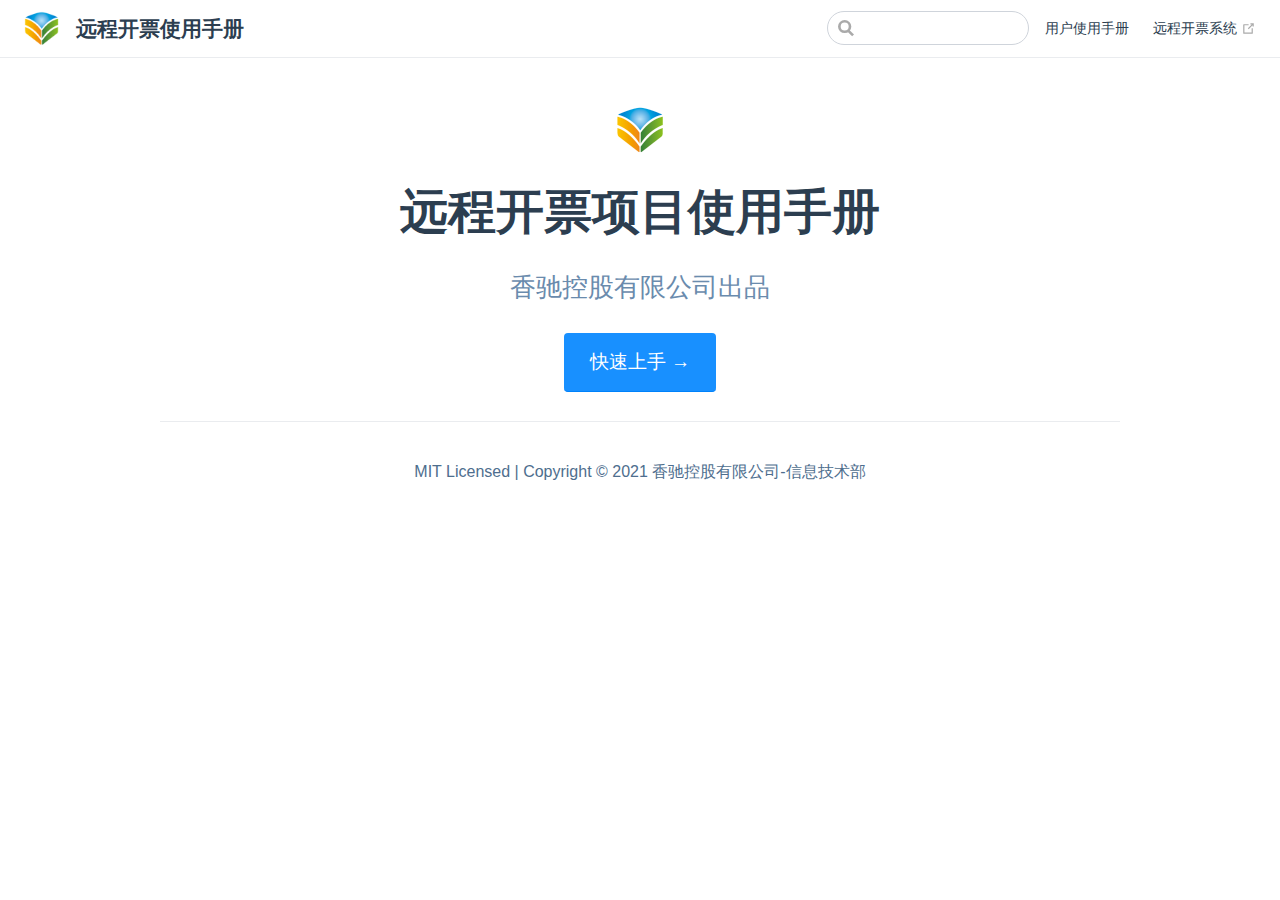
<file: index.html>
<!DOCTYPE html>
<html lang="en-US">
  <head>
    <meta charset="utf-8">
    <meta name="viewport" content="width=device-width,initial-scale=1">
    <title>远程开票使用手册</title>
    <meta name="generator" content="VuePress 1.8.2">
    <link rel="icon" href="/logo.png">
    <meta name="description" content="远程开票系统帮助手册">
    
    <link rel="preload" href="/assets/css/0.styles.776e33d7.css" as="style"><link rel="preload" href="/assets/js/app.bd50168f.js" as="script"><link rel="preload" href="/assets/js/2.bb7990dd.js" as="script"><link rel="preload" href="/assets/js/7.67a04434.js" as="script"><link rel="prefetch" href="/assets/js/10.c9a6aa47.js"><link rel="prefetch" href="/assets/js/11.bd94d49c.js"><link rel="prefetch" href="/assets/js/12.cd9e3195.js"><link rel="prefetch" href="/assets/js/13.7463e494.js"><link rel="prefetch" href="/assets/js/14.decfdec2.js"><link rel="prefetch" href="/assets/js/3.f362104f.js"><link rel="prefetch" href="/assets/js/4.23185105.js"><link rel="prefetch" href="/assets/js/5.200cb846.js"><link rel="prefetch" href="/assets/js/6.92d1c9db.js"><link rel="prefetch" href="/assets/js/8.dfec6ff5.js"><link rel="prefetch" href="/assets/js/9.b5b64fff.js">
    <link rel="stylesheet" href="/assets/css/0.styles.776e33d7.css">
  </head>
  <body>
    <div id="app" data-server-rendered="true"><div class="theme-container no-sidebar"><header class="navbar"><div class="sidebar-button"><svg xmlns="http://www.w3.org/2000/svg" aria-hidden="true" role="img" viewBox="0 0 448 512" class="icon"><path fill="currentColor" d="M436 124H12c-6.627 0-12-5.373-12-12V80c0-6.627 5.373-12 12-12h424c6.627 0 12 5.373 12 12v32c0 6.627-5.373 12-12 12zm0 160H12c-6.627 0-12-5.373-12-12v-32c0-6.627 5.373-12 12-12h424c6.627 0 12 5.373 12 12v32c0 6.627-5.373 12-12 12zm0 160H12c-6.627 0-12-5.373-12-12v-32c0-6.627 5.373-12 12-12h424c6.627 0 12 5.373 12 12v32c0 6.627-5.373 12-12 12z"></path></svg></div> <a href="/" aria-current="page" class="home-link router-link-exact-active router-link-active"><img src="/logo.png" alt="远程开票使用手册" class="logo"> <span class="site-name can-hide">远程开票使用手册</span></a> <div class="links"><div class="search-box"><input aria-label="Search" autocomplete="off" spellcheck="false" value=""> <!----></div> <nav class="nav-links can-hide"><div class="nav-item"><a href="/user_manual.html" class="nav-link">
  用户使用手册
</a></div><div class="nav-item"><a href="http://ycxd.bxliangyou.com/Home" target="_blank" rel="noopener noreferrer" class="nav-link external">
  远程开票系统
  <span><svg xmlns="http://www.w3.org/2000/svg" aria-hidden="true" focusable="false" x="0px" y="0px" viewBox="0 0 100 100" width="15" height="15" class="icon outbound"><path fill="currentColor" d="M18.8,85.1h56l0,0c2.2,0,4-1.8,4-4v-32h-8v28h-48v-48h28v-8h-32l0,0c-2.2,0-4,1.8-4,4v56C14.8,83.3,16.6,85.1,18.8,85.1z"></path> <polygon fill="currentColor" points="45.7,48.7 51.3,54.3 77.2,28.5 77.2,37.2 85.2,37.2 85.2,14.9 62.8,14.9 62.8,22.9 71.5,22.9"></polygon></svg> <span class="sr-only">(opens new window)</span></span></a></div> <!----></nav></div></header> <div class="sidebar-mask"></div> <aside class="sidebar"><nav class="nav-links"><div class="nav-item"><a href="/user_manual.html" class="nav-link">
  用户使用手册
</a></div><div class="nav-item"><a href="http://ycxd.bxliangyou.com/Home" target="_blank" rel="noopener noreferrer" class="nav-link external">
  远程开票系统
  <span><svg xmlns="http://www.w3.org/2000/svg" aria-hidden="true" focusable="false" x="0px" y="0px" viewBox="0 0 100 100" width="15" height="15" class="icon outbound"><path fill="currentColor" d="M18.8,85.1h56l0,0c2.2,0,4-1.8,4-4v-32h-8v28h-48v-48h28v-8h-32l0,0c-2.2,0-4,1.8-4,4v56C14.8,83.3,16.6,85.1,18.8,85.1z"></path> <polygon fill="currentColor" points="45.7,48.7 51.3,54.3 77.2,28.5 77.2,37.2 85.2,37.2 85.2,14.9 62.8,14.9 62.8,22.9 71.5,22.9"></polygon></svg> <span class="sr-only">(opens new window)</span></span></a></div> <!----></nav>  <ul class="sidebar-links"><li><a href="/user_manual.html" class="sidebar-link">用户使用手册</a></li></ul> </aside> <main aria-labelledby="main-title" class="home"><header class="hero"><img src="/logo.png" alt="hero"> <h1 id="main-title">
      远程开票项目使用手册
    </h1> <p class="description">
      香驰控股有限公司出品
    </p> <p class="action"><a href="/user_manual.html" class="nav-link action-button">
  快速上手 →
</a></p></header> <!----> <div class="theme-default-content custom content__default"></div> <div class="footer">
    MIT Licensed | Copyright © 2021 香驰控股有限公司-信息技术部
  </div></main></div><div class="global-ui"><!----></div></div>
    <script src="/assets/js/app.bd50168f.js" defer></script><script src="/assets/js/2.bb7990dd.js" defer></script><script src="/assets/js/7.67a04434.js" defer></script>
  </body>
</html>
</file>
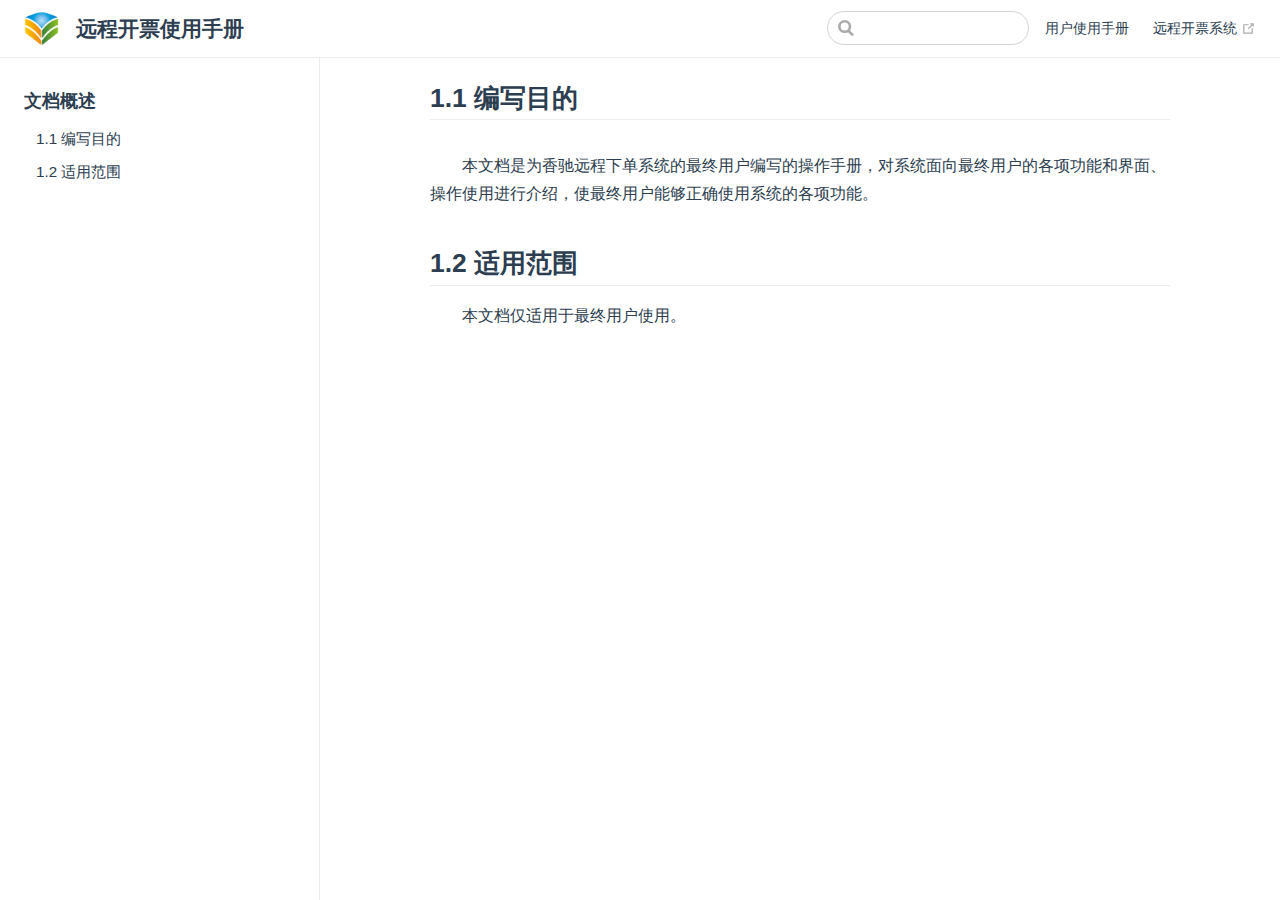
<file: user_manual/index.html>
<!DOCTYPE html>
<html lang="en-US">
  <head>
    <meta charset="utf-8">
    <meta name="viewport" content="width=device-width,initial-scale=1">
    <title>文档概述 | 远程开票使用手册</title>
    <meta name="generator" content="VuePress 1.8.2">
    <link rel="icon" href="/logo.png">
    <meta name="description" content="远程开票系统帮助手册">
    
    <link rel="preload" href="/assets/css/0.styles.776e33d7.css" as="style"><link rel="preload" href="/assets/js/app.bd50168f.js" as="script"><link rel="preload" href="/assets/js/2.bb7990dd.js" as="script"><link rel="preload" href="/assets/js/10.c9a6aa47.js" as="script"><link rel="prefetch" href="/assets/js/11.bd94d49c.js"><link rel="prefetch" href="/assets/js/12.cd9e3195.js"><link rel="prefetch" href="/assets/js/13.7463e494.js"><link rel="prefetch" href="/assets/js/14.decfdec2.js"><link rel="prefetch" href="/assets/js/3.f362104f.js"><link rel="prefetch" href="/assets/js/4.23185105.js"><link rel="prefetch" href="/assets/js/5.200cb846.js"><link rel="prefetch" href="/assets/js/6.92d1c9db.js"><link rel="prefetch" href="/assets/js/7.67a04434.js"><link rel="prefetch" href="/assets/js/8.dfec6ff5.js"><link rel="prefetch" href="/assets/js/9.b5b64fff.js">
    <link rel="stylesheet" href="/assets/css/0.styles.776e33d7.css">
  </head>
  <body>
    <div id="app" data-server-rendered="true"><div class="theme-container"><header class="navbar"><div class="sidebar-button"><svg xmlns="http://www.w3.org/2000/svg" aria-hidden="true" role="img" viewBox="0 0 448 512" class="icon"><path fill="currentColor" d="M436 124H12c-6.627 0-12-5.373-12-12V80c0-6.627 5.373-12 12-12h424c6.627 0 12 5.373 12 12v32c0 6.627-5.373 12-12 12zm0 160H12c-6.627 0-12-5.373-12-12v-32c0-6.627 5.373-12 12-12h424c6.627 0 12 5.373 12 12v32c0 6.627-5.373 12-12 12zm0 160H12c-6.627 0-12-5.373-12-12v-32c0-6.627 5.373-12 12-12h424c6.627 0 12 5.373 12 12v32c0 6.627-5.373 12-12 12z"></path></svg></div> <a href="/" class="home-link router-link-active"><img src="/logo.png" alt="远程开票使用手册" class="logo"> <span class="site-name can-hide">远程开票使用手册</span></a> <div class="links"><div class="search-box"><input aria-label="Search" autocomplete="off" spellcheck="false" value=""> <!----></div> <nav class="nav-links can-hide"><div class="nav-item"><a href="/user_manual/user_manual.html" class="nav-link">
  用户使用手册
</a></div><div class="nav-item"><a href="http://ycxd.bxliangyou.com/Home" target="_blank" rel="noopener noreferrer" class="nav-link external">
  远程开票系统
  <span><svg xmlns="http://www.w3.org/2000/svg" aria-hidden="true" focusable="false" x="0px" y="0px" viewBox="0 0 100 100" width="15" height="15" class="icon outbound"><path fill="currentColor" d="M18.8,85.1h56l0,0c2.2,0,4-1.8,4-4v-32h-8v28h-48v-48h28v-8h-32l0,0c-2.2,0-4,1.8-4,4v56C14.8,83.3,16.6,85.1,18.8,85.1z"></path> <polygon fill="currentColor" points="45.7,48.7 51.3,54.3 77.2,28.5 77.2,37.2 85.2,37.2 85.2,14.9 62.8,14.9 62.8,22.9 71.5,22.9"></polygon></svg> <span class="sr-only">(opens new window)</span></span></a></div> <!----></nav></div></header> <div class="sidebar-mask"></div> <aside class="sidebar"><nav class="nav-links"><div class="nav-item"><a href="/user_manual/user_manual.html" class="nav-link">
  用户使用手册
</a></div><div class="nav-item"><a href="http://ycxd.bxliangyou.com/Home" target="_blank" rel="noopener noreferrer" class="nav-link external">
  远程开票系统
  <span><svg xmlns="http://www.w3.org/2000/svg" aria-hidden="true" focusable="false" x="0px" y="0px" viewBox="0 0 100 100" width="15" height="15" class="icon outbound"><path fill="currentColor" d="M18.8,85.1h56l0,0c2.2,0,4-1.8,4-4v-32h-8v28h-48v-48h28v-8h-32l0,0c-2.2,0-4,1.8-4,4v56C14.8,83.3,16.6,85.1,18.8,85.1z"></path> <polygon fill="currentColor" points="45.7,48.7 51.3,54.3 77.2,28.5 77.2,37.2 85.2,37.2 85.2,14.9 62.8,14.9 62.8,22.9 71.5,22.9"></polygon></svg> <span class="sr-only">(opens new window)</span></span></a></div> <!----></nav>  <ul class="sidebar-links"><li><section class="sidebar-group depth-0"><p class="sidebar-heading open"><span>文档概述</span> <!----></p> <ul class="sidebar-links sidebar-group-items"><li><a href="/user_manual/#_1-1-编写目的" class="sidebar-link">1.1 编写目的</a><ul class="sidebar-sub-headers"></ul></li><li><a href="/user_manual/#_1-2-适用范围" class="sidebar-link">1.2 适用范围</a><ul class="sidebar-sub-headers"></ul></li></ul></section></li></ul> </aside> <main class="page"> <div class="theme-default-content content__default"><h2 id="_1-1-编写目的"><a href="#_1-1-编写目的" class="header-anchor">#</a> 1.1 编写目的</h2> <p class="text2index">本文档是为香驰远程下单系统的最终用户编写的操作手册，对系统面向最终用户的各项功能和界面、操作使用进行介绍，使最终用户能够正确使用系统的各项功能。</p> <h2 id="_1-2-适用范围"><a href="#_1-2-适用范围" class="header-anchor">#</a> 1.2 适用范围</h2> <p class="text2index">本文档仅适用于最终用户使用。</p></div> <footer class="page-edit"><!----> <!----></footer> <!----> </main></div><div class="global-ui"><!----></div></div>
    <script src="/assets/js/app.bd50168f.js" defer></script><script src="/assets/js/2.bb7990dd.js" defer></script><script src="/assets/js/10.c9a6aa47.js" defer></script>
  </body>
</html>
</file>
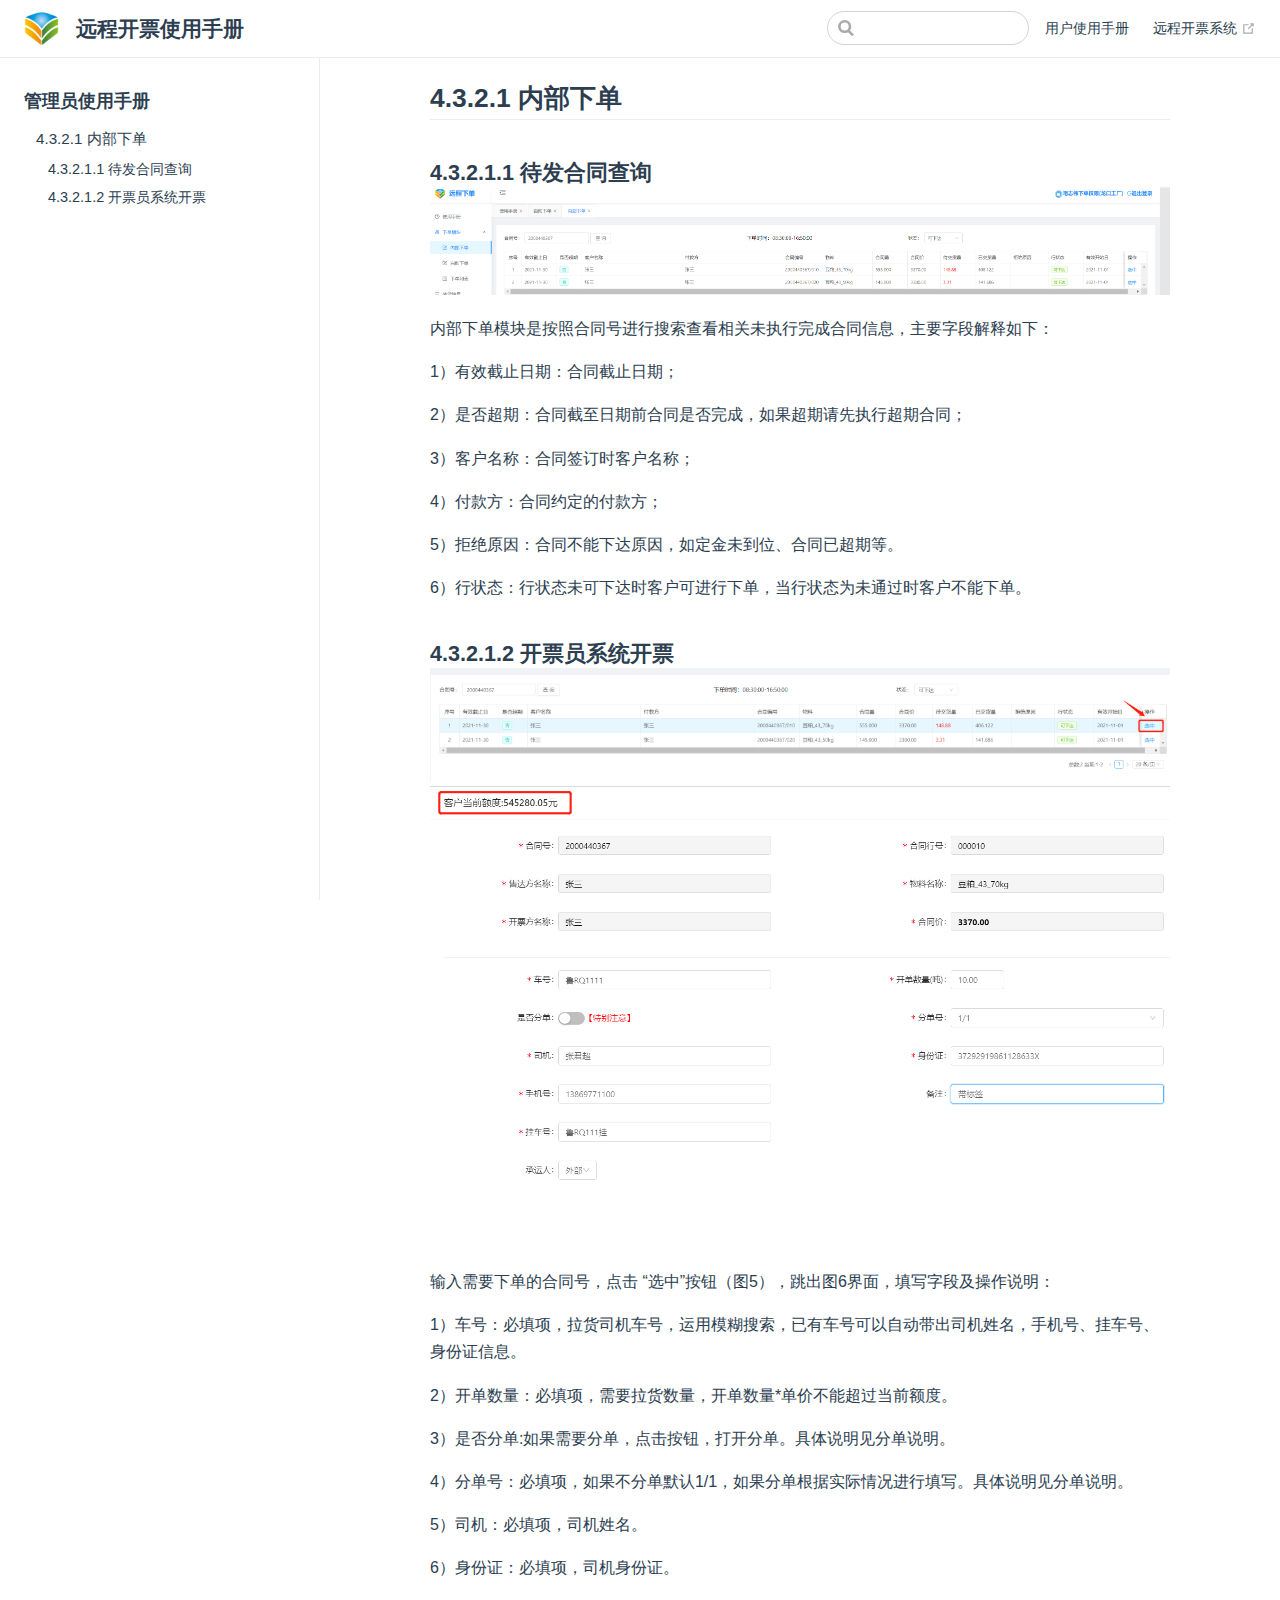
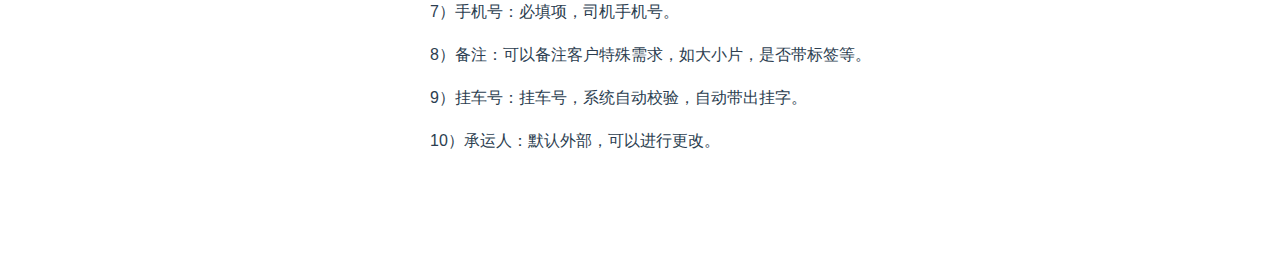
<file: inside_manual.html>
<!DOCTYPE html>
<html lang="en-US">
  <head>
    <meta charset="utf-8">
    <meta name="viewport" content="width=device-width,initial-scale=1">
    <title>管理员使用手册 | 远程开票使用手册</title>
    <meta name="generator" content="VuePress 1.8.2">
    <link rel="icon" href="/logo.png">
    <meta name="description" content="远程开票系统帮助手册">
    
    <link rel="preload" href="/assets/css/0.styles.776e33d7.css" as="style"><link rel="preload" href="/assets/js/app.bd50168f.js" as="script"><link rel="preload" href="/assets/js/2.bb7990dd.js" as="script"><link rel="preload" href="/assets/js/8.dfec6ff5.js" as="script"><link rel="prefetch" href="/assets/js/10.c9a6aa47.js"><link rel="prefetch" href="/assets/js/11.bd94d49c.js"><link rel="prefetch" href="/assets/js/12.cd9e3195.js"><link rel="prefetch" href="/assets/js/13.7463e494.js"><link rel="prefetch" href="/assets/js/14.decfdec2.js"><link rel="prefetch" href="/assets/js/3.f362104f.js"><link rel="prefetch" href="/assets/js/4.23185105.js"><link rel="prefetch" href="/assets/js/5.200cb846.js"><link rel="prefetch" href="/assets/js/6.92d1c9db.js"><link rel="prefetch" href="/assets/js/7.67a04434.js"><link rel="prefetch" href="/assets/js/9.b5b64fff.js">
    <link rel="stylesheet" href="/assets/css/0.styles.776e33d7.css">
  </head>
  <body>
    <div id="app" data-server-rendered="true"><div class="theme-container"><header class="navbar"><div class="sidebar-button"><svg xmlns="http://www.w3.org/2000/svg" aria-hidden="true" role="img" viewBox="0 0 448 512" class="icon"><path fill="currentColor" d="M436 124H12c-6.627 0-12-5.373-12-12V80c0-6.627 5.373-12 12-12h424c6.627 0 12 5.373 12 12v32c0 6.627-5.373 12-12 12zm0 160H12c-6.627 0-12-5.373-12-12v-32c0-6.627 5.373-12 12-12h424c6.627 0 12 5.373 12 12v32c0 6.627-5.373 12-12 12zm0 160H12c-6.627 0-12-5.373-12-12v-32c0-6.627 5.373-12 12-12h424c6.627 0 12 5.373 12 12v32c0 6.627-5.373 12-12 12z"></path></svg></div> <a href="/" class="home-link router-link-active"><img src="/logo.png" alt="远程开票使用手册" class="logo"> <span class="site-name can-hide">远程开票使用手册</span></a> <div class="links"><div class="search-box"><input aria-label="Search" autocomplete="off" spellcheck="false" value=""> <!----></div> <nav class="nav-links can-hide"><div class="nav-item"><a href="/user_manual.html" class="nav-link">
  用户使用手册
</a></div><div class="nav-item"><a href="http://ycxd.bxliangyou.com/Home" target="_blank" rel="noopener noreferrer" class="nav-link external">
  远程开票系统
  <span><svg xmlns="http://www.w3.org/2000/svg" aria-hidden="true" focusable="false" x="0px" y="0px" viewBox="0 0 100 100" width="15" height="15" class="icon outbound"><path fill="currentColor" d="M18.8,85.1h56l0,0c2.2,0,4-1.8,4-4v-32h-8v28h-48v-48h28v-8h-32l0,0c-2.2,0-4,1.8-4,4v56C14.8,83.3,16.6,85.1,18.8,85.1z"></path> <polygon fill="currentColor" points="45.7,48.7 51.3,54.3 77.2,28.5 77.2,37.2 85.2,37.2 85.2,14.9 62.8,14.9 62.8,22.9 71.5,22.9"></polygon></svg> <span class="sr-only">(opens new window)</span></span></a></div> <!----></nav></div></header> <div class="sidebar-mask"></div> <aside class="sidebar"><nav class="nav-links"><div class="nav-item"><a href="/user_manual.html" class="nav-link">
  用户使用手册
</a></div><div class="nav-item"><a href="http://ycxd.bxliangyou.com/Home" target="_blank" rel="noopener noreferrer" class="nav-link external">
  远程开票系统
  <span><svg xmlns="http://www.w3.org/2000/svg" aria-hidden="true" focusable="false" x="0px" y="0px" viewBox="0 0 100 100" width="15" height="15" class="icon outbound"><path fill="currentColor" d="M18.8,85.1h56l0,0c2.2,0,4-1.8,4-4v-32h-8v28h-48v-48h28v-8h-32l0,0c-2.2,0-4,1.8-4,4v56C14.8,83.3,16.6,85.1,18.8,85.1z"></path> <polygon fill="currentColor" points="45.7,48.7 51.3,54.3 77.2,28.5 77.2,37.2 85.2,37.2 85.2,14.9 62.8,14.9 62.8,22.9 71.5,22.9"></polygon></svg> <span class="sr-only">(opens new window)</span></span></a></div> <!----></nav>  <ul class="sidebar-links"><li><section class="sidebar-group depth-0"><p class="sidebar-heading open"><span>管理员使用手册</span> <!----></p> <ul class="sidebar-links sidebar-group-items"><li><a href="/inside_manual.html#_4-3-2-1-内部下单" class="sidebar-link">4.3.2.1 内部下单</a><ul class="sidebar-sub-headers"><li class="sidebar-sub-header"><a href="/inside_manual.html#_4-3-2-1-1-待发合同查询" class="sidebar-link">4.3.2.1.1 待发合同查询</a></li><li class="sidebar-sub-header"><a href="/inside_manual.html#_4-3-2-1-2-开票员系统开票" class="sidebar-link">4.3.2.1.2 开票员系统开票</a></li></ul></li></ul></section></li></ul> </aside> <main class="page"> <div class="theme-default-content content__default"><h2 id="_4-3-2-1-内部下单"><a href="#_4-3-2-1-内部下单" class="header-anchor">#</a> 4.3.2.1 内部下单</h2> <h3 id="_4-3-2-1-1-待发合同查询"><a href="#_4-3-2-1-1-待发合同查询" class="header-anchor">#</a> 4.3.2.1.1 待发合同查询</h3> <img src="/images/4.png" alt=""> <p>内部下单模块是按照合同号进行搜索查看相关未执行完成合同信息，主要字段解释如下：</p> <p>1）有效截止日期：合同截止日期；</p> <p>2）是否超期：合同截至日期前合同是否完成，如果超期请先执行超期合同；</p> <p>3）客户名称：合同签订时客户名称；</p> <p>4）付款方：合同约定的付款方；</p> <p>5）拒绝原因：合同不能下达原因，如定金未到位、合同已超期等。</p> <p>6）行状态：行状态未可下达时客户可进行下单，当行状态为未通过时客户不能下单。</p> <h3 id="_4-3-2-1-2-开票员系统开票"><a href="#_4-3-2-1-2-开票员系统开票" class="header-anchor">#</a> 4.3.2.1.2 开票员系统开票</h3> <img src="/images/5.png" alt=""> <img src="/images/6.png" alt=""> <p>输入需要下单的合同号，点击 “选中”按钮（图5），跳出图6界面，填写字段及操作说明：</p> <p>1）车号：必填项，拉货司机车号，运用模糊搜索，已有车号可以自动带出司机姓名，手机号、挂车号、身份证信息。</p> <p>2）开单数量：必填项，需要拉货数量，开单数量*单价不能超过当前额度。</p> <p>3）是否分单:如果需要分单，点击按钮，打开分单。具体说明见分单说明。</p> <p>4）分单号：必填项，如果不分单默认1/1，如果分单根据实际情况进行填写。具体说明见分单说明。</p> <p>5）司机：必填项，司机姓名。</p> <p>6）身份证：必填项，司机身份证。</p> <p>7）手机号：必填项，司机手机号。</p> <p>8）备注：可以备注客户特殊需求，如大小片，是否带标签等。</p> <p>9）挂车号：挂车号，系统自动校验，自动带出挂字。</p> <p>10）承运人：默认外部，可以进行更改。</p></div> <footer class="page-edit"><!----> <!----></footer> <!----> </main></div><div class="global-ui"><!----></div></div>
    <script src="/assets/js/app.bd50168f.js" defer></script><script src="/assets/js/2.bb7990dd.js" defer></script><script src="/assets/js/8.dfec6ff5.js" defer></script>
  </body>
</html>
</file>
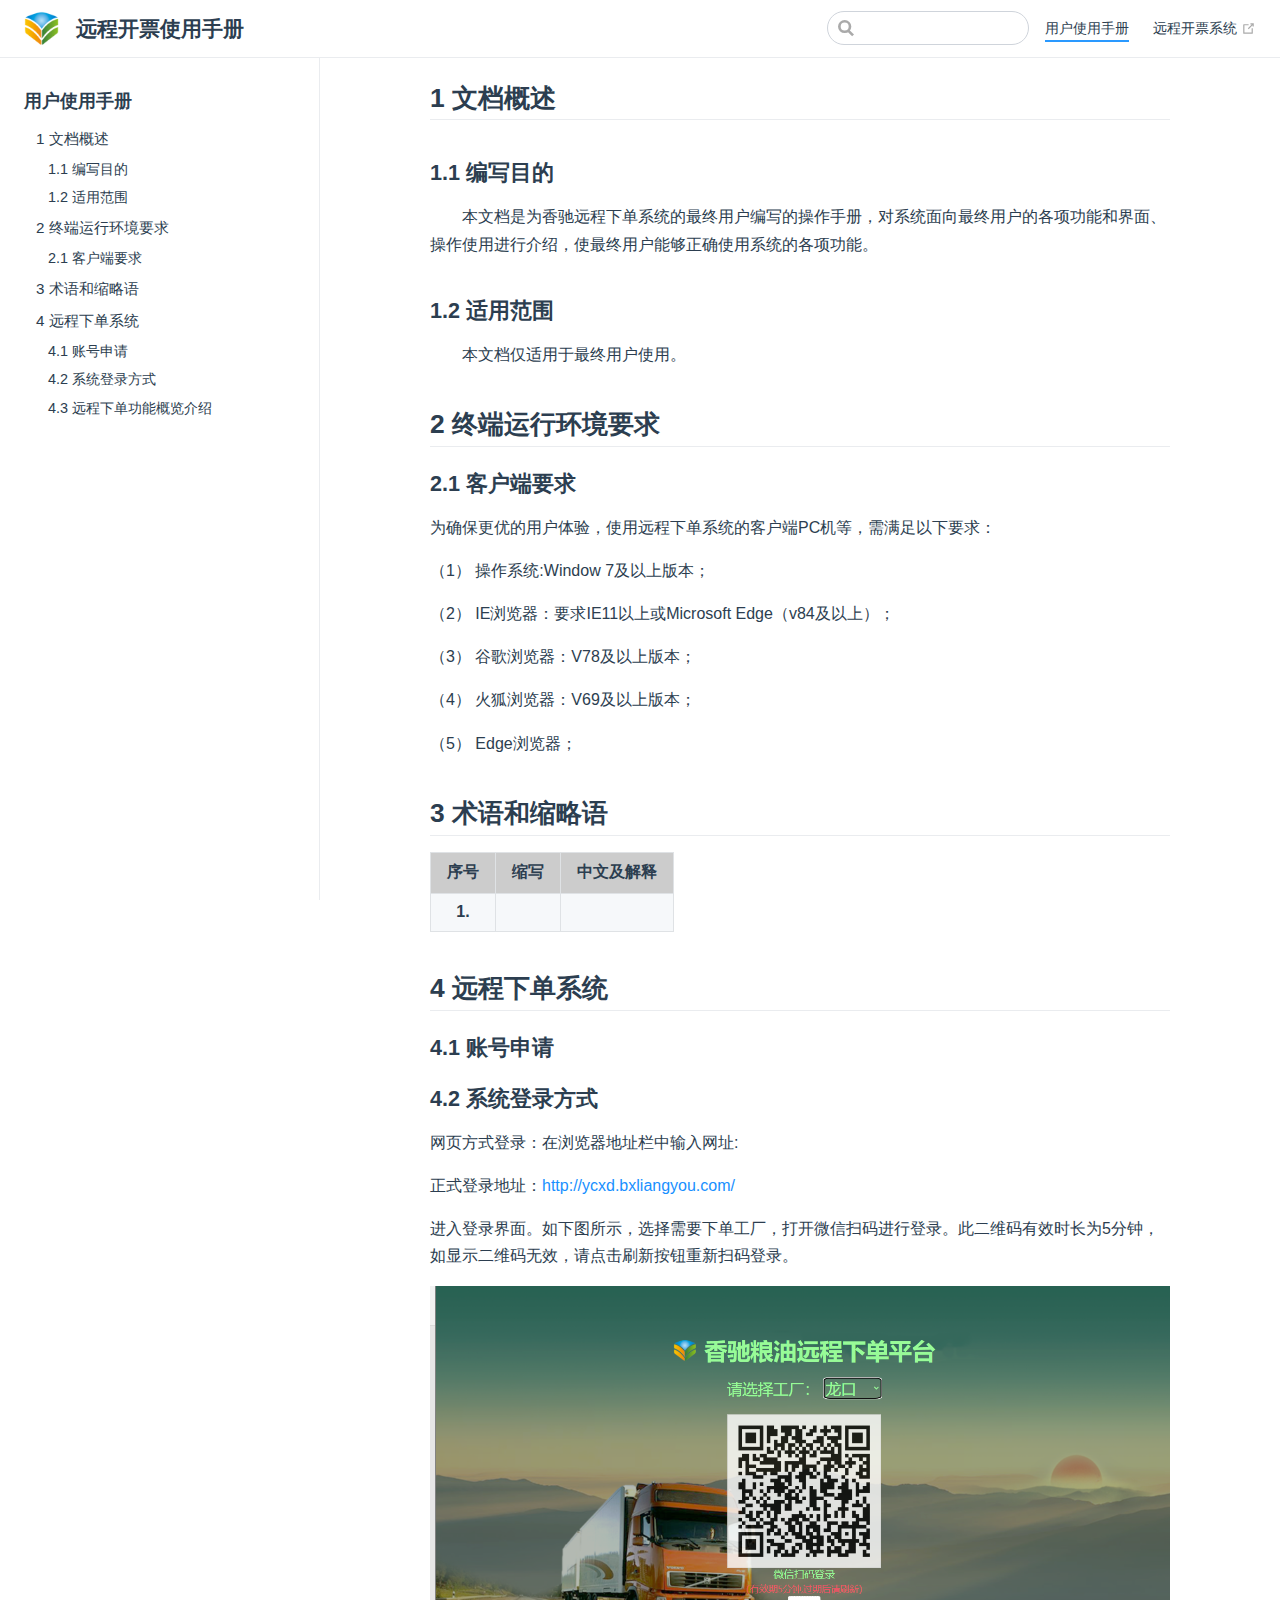
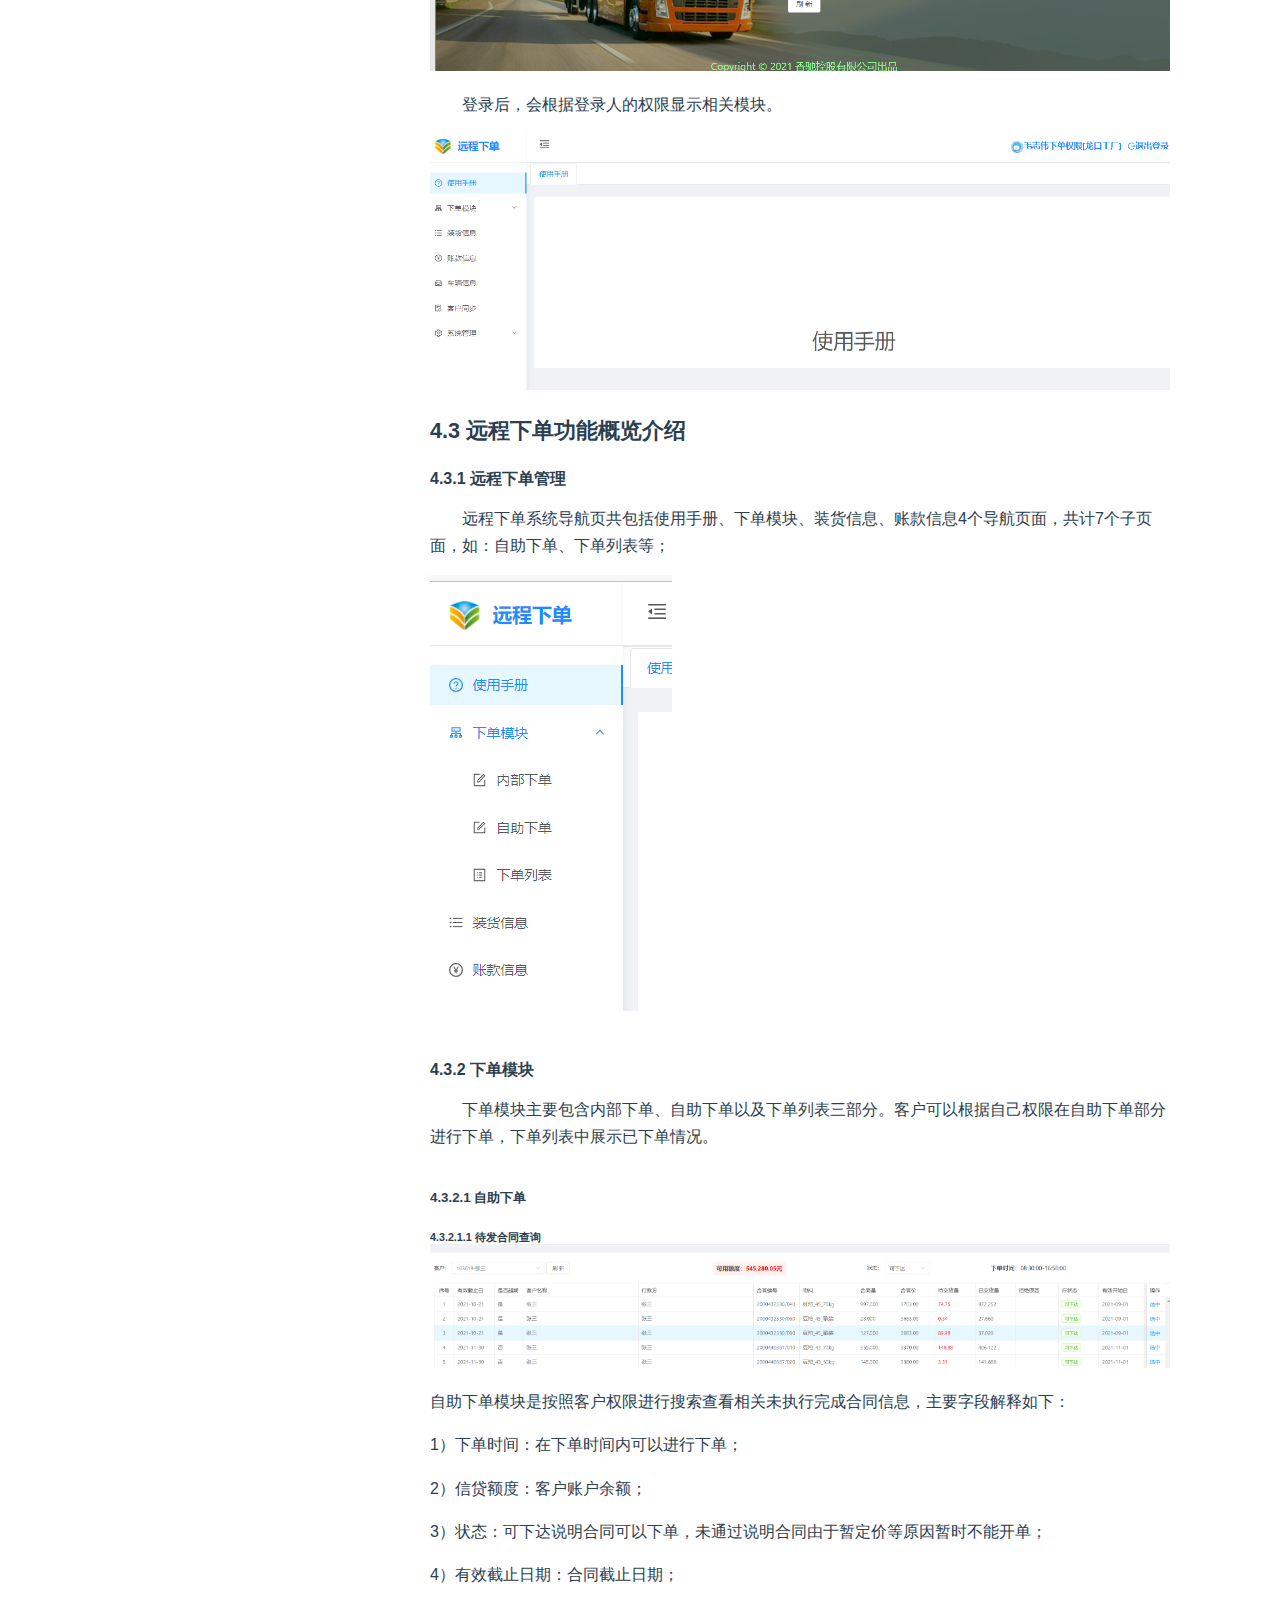
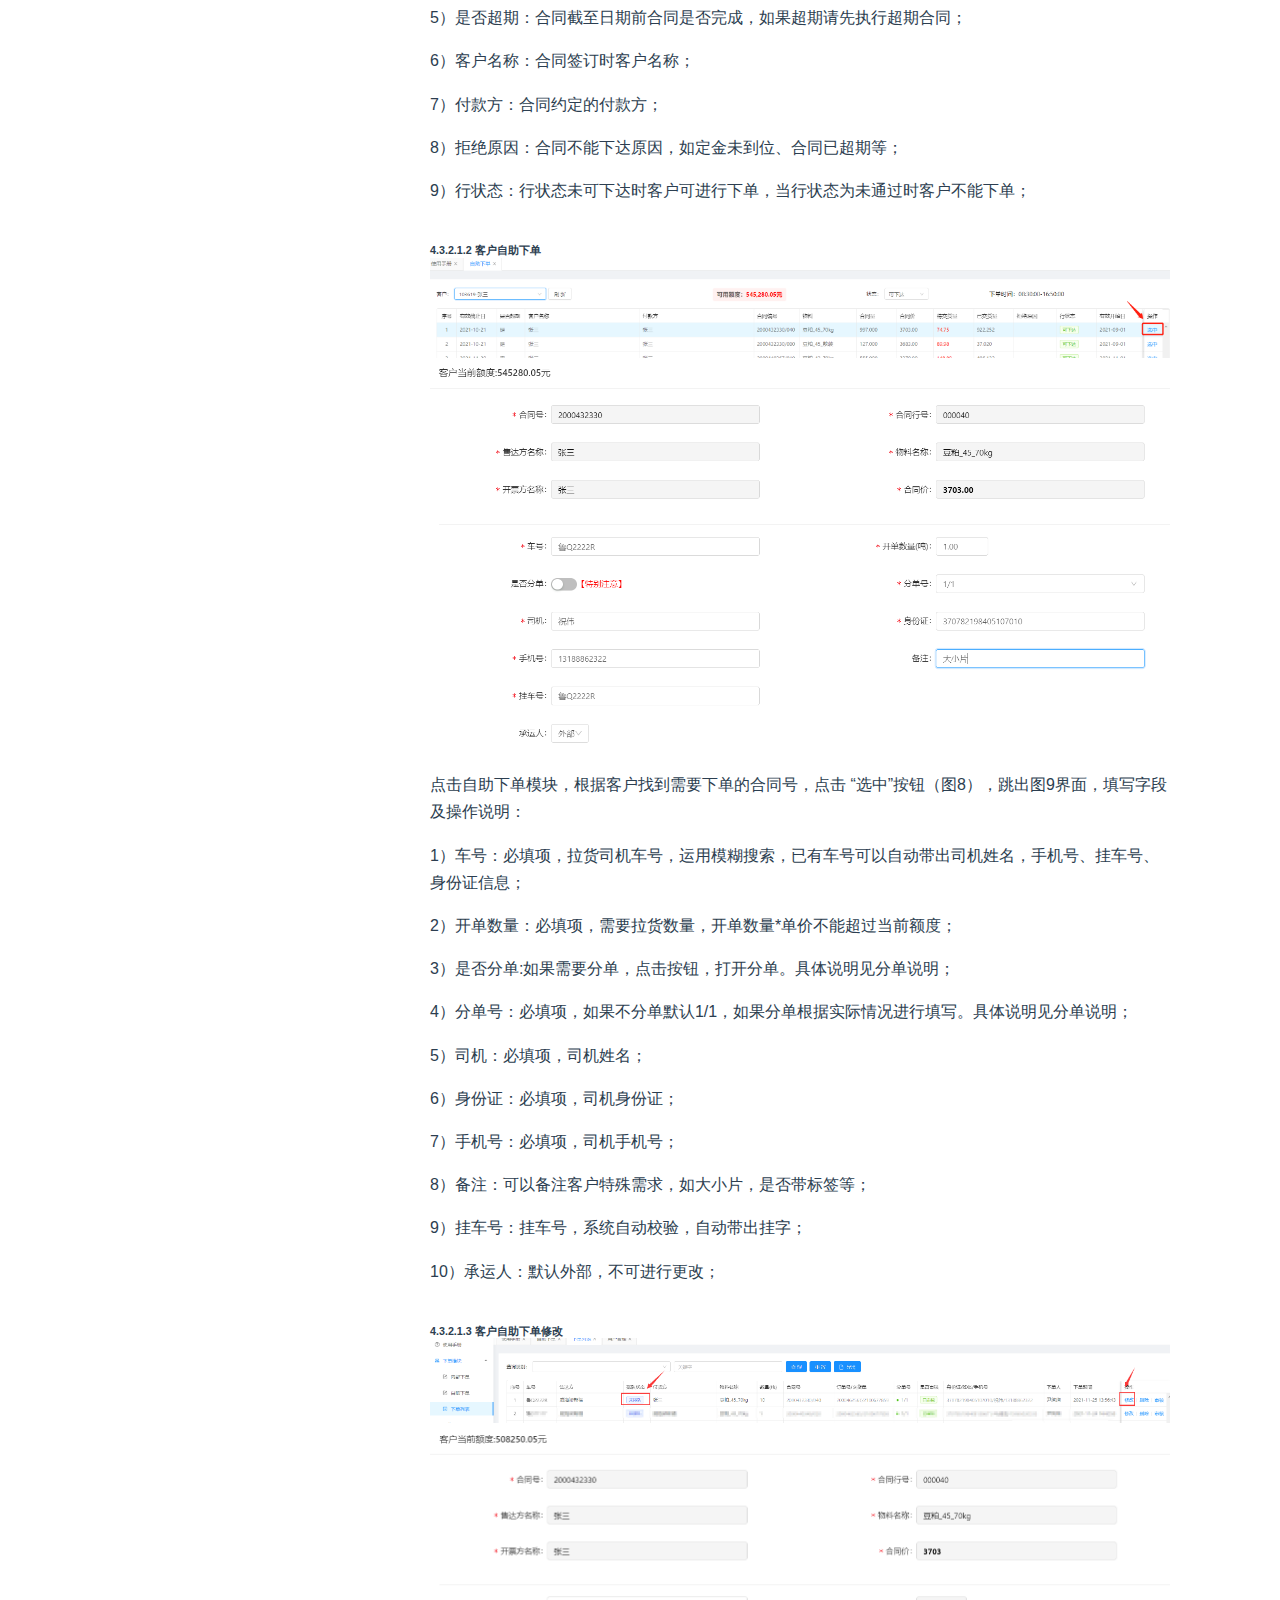
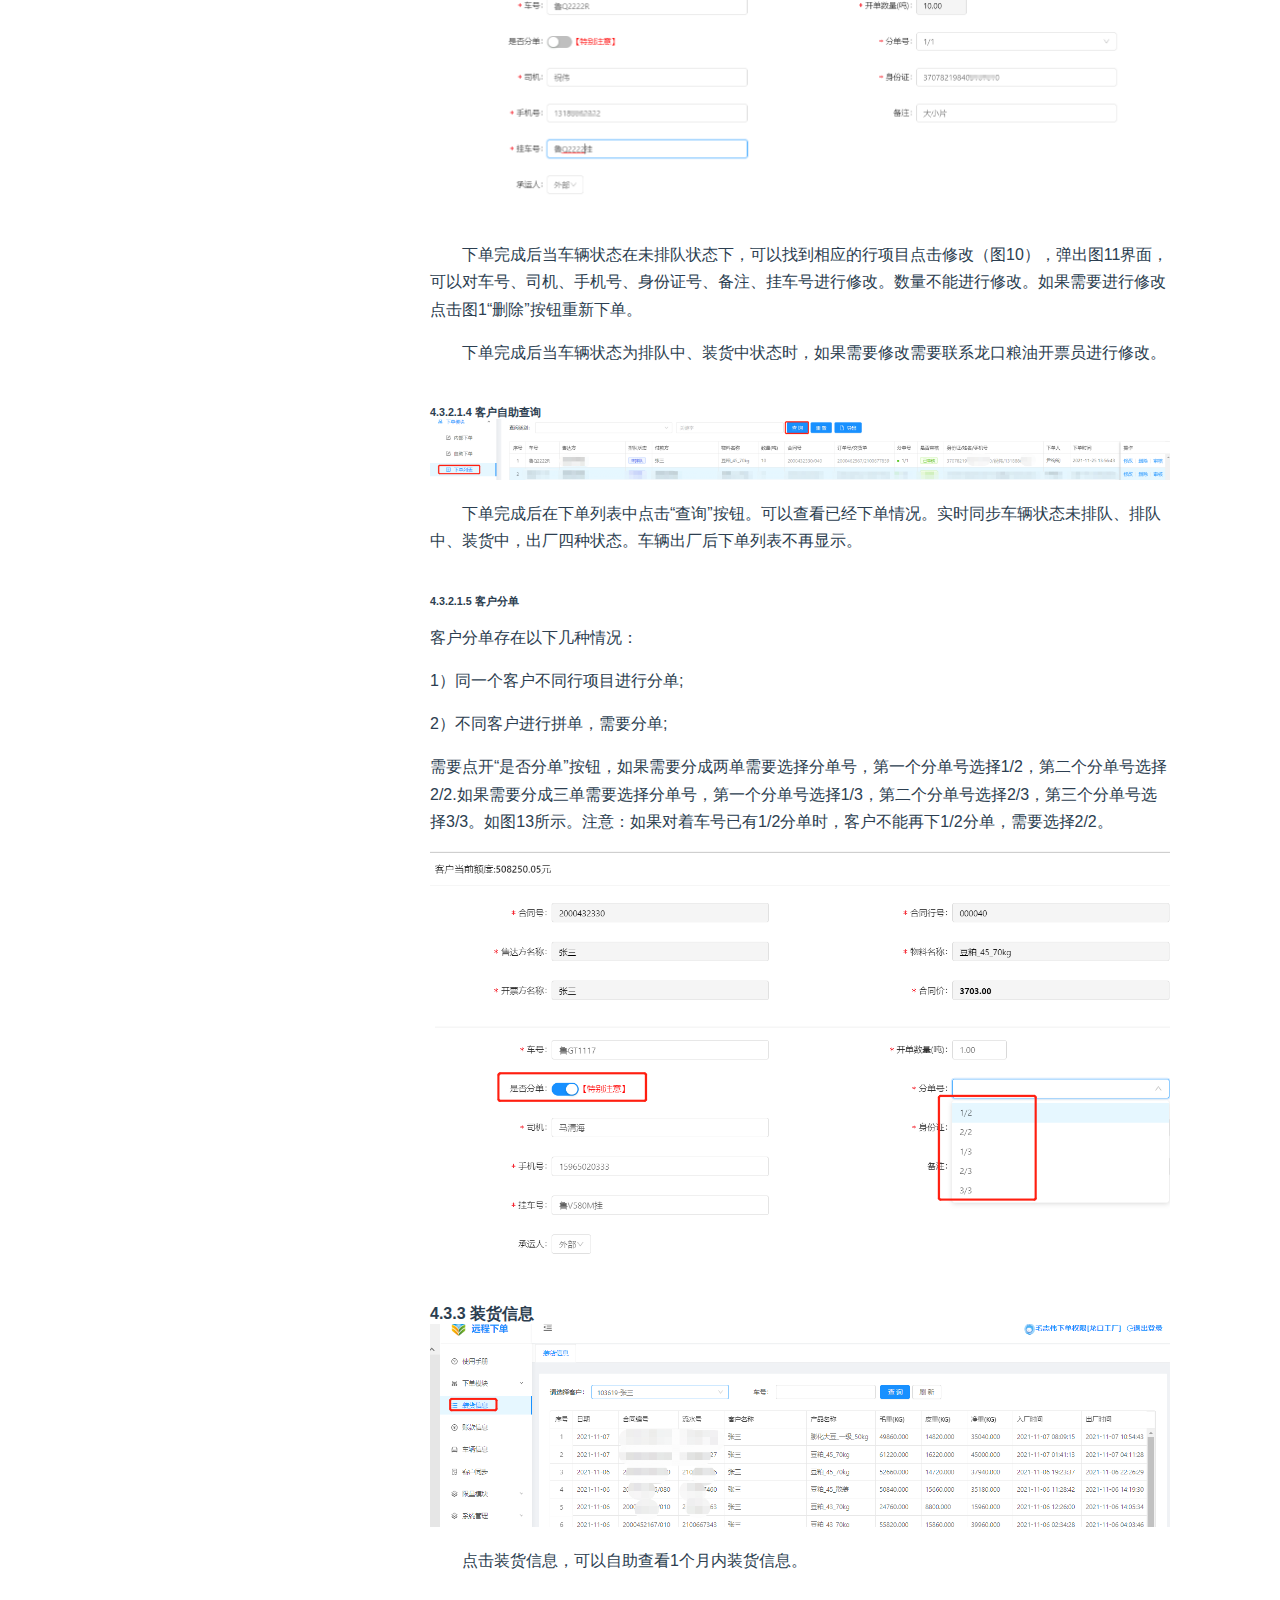
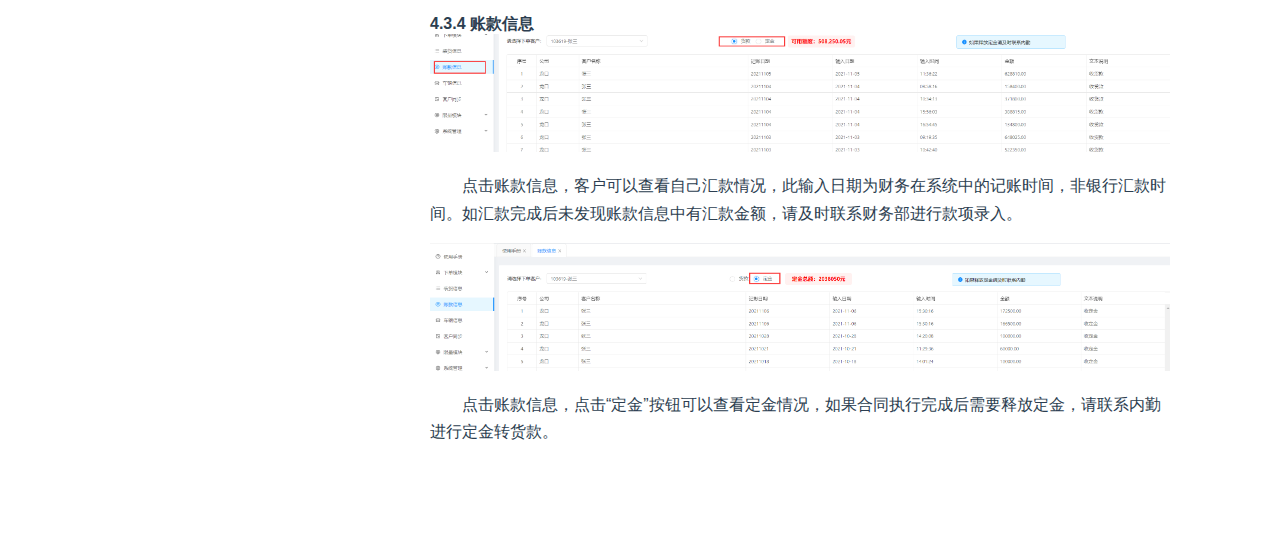
<file: user_manual.html>
<!DOCTYPE html>
<html lang="en-US">
  <head>
    <meta charset="utf-8">
    <meta name="viewport" content="width=device-width,initial-scale=1">
    <title>用户使用手册 | 远程开票使用手册</title>
    <meta name="generator" content="VuePress 1.8.2">
    <link rel="icon" href="/logo.png">
    <meta name="description" content="远程开票系统帮助手册">
    
    <link rel="preload" href="/assets/css/0.styles.776e33d7.css" as="style"><link rel="preload" href="/assets/js/app.bd50168f.js" as="script"><link rel="preload" href="/assets/js/2.bb7990dd.js" as="script"><link rel="preload" href="/assets/js/9.b5b64fff.js" as="script"><link rel="prefetch" href="/assets/js/10.c9a6aa47.js"><link rel="prefetch" href="/assets/js/11.bd94d49c.js"><link rel="prefetch" href="/assets/js/12.cd9e3195.js"><link rel="prefetch" href="/assets/js/13.7463e494.js"><link rel="prefetch" href="/assets/js/14.decfdec2.js"><link rel="prefetch" href="/assets/js/3.f362104f.js"><link rel="prefetch" href="/assets/js/4.23185105.js"><link rel="prefetch" href="/assets/js/5.200cb846.js"><link rel="prefetch" href="/assets/js/6.92d1c9db.js"><link rel="prefetch" href="/assets/js/7.67a04434.js"><link rel="prefetch" href="/assets/js/8.dfec6ff5.js">
    <link rel="stylesheet" href="/assets/css/0.styles.776e33d7.css">
  </head>
  <body>
    <div id="app" data-server-rendered="true"><div class="theme-container"><header class="navbar"><div class="sidebar-button"><svg xmlns="http://www.w3.org/2000/svg" aria-hidden="true" role="img" viewBox="0 0 448 512" class="icon"><path fill="currentColor" d="M436 124H12c-6.627 0-12-5.373-12-12V80c0-6.627 5.373-12 12-12h424c6.627 0 12 5.373 12 12v32c0 6.627-5.373 12-12 12zm0 160H12c-6.627 0-12-5.373-12-12v-32c0-6.627 5.373-12 12-12h424c6.627 0 12 5.373 12 12v32c0 6.627-5.373 12-12 12zm0 160H12c-6.627 0-12-5.373-12-12v-32c0-6.627 5.373-12 12-12h424c6.627 0 12 5.373 12 12v32c0 6.627-5.373 12-12 12z"></path></svg></div> <a href="/" class="home-link router-link-active"><img src="/logo.png" alt="远程开票使用手册" class="logo"> <span class="site-name can-hide">远程开票使用手册</span></a> <div class="links"><div class="search-box"><input aria-label="Search" autocomplete="off" spellcheck="false" value=""> <!----></div> <nav class="nav-links can-hide"><div class="nav-item"><a href="/user_manual.html" aria-current="page" class="nav-link router-link-exact-active router-link-active">
  用户使用手册
</a></div><div class="nav-item"><a href="http://ycxd.bxliangyou.com/Home" target="_blank" rel="noopener noreferrer" class="nav-link external">
  远程开票系统
  <span><svg xmlns="http://www.w3.org/2000/svg" aria-hidden="true" focusable="false" x="0px" y="0px" viewBox="0 0 100 100" width="15" height="15" class="icon outbound"><path fill="currentColor" d="M18.8,85.1h56l0,0c2.2,0,4-1.8,4-4v-32h-8v28h-48v-48h28v-8h-32l0,0c-2.2,0-4,1.8-4,4v56C14.8,83.3,16.6,85.1,18.8,85.1z"></path> <polygon fill="currentColor" points="45.7,48.7 51.3,54.3 77.2,28.5 77.2,37.2 85.2,37.2 85.2,14.9 62.8,14.9 62.8,22.9 71.5,22.9"></polygon></svg> <span class="sr-only">(opens new window)</span></span></a></div> <!----></nav></div></header> <div class="sidebar-mask"></div> <aside class="sidebar"><nav class="nav-links"><div class="nav-item"><a href="/user_manual.html" aria-current="page" class="nav-link router-link-exact-active router-link-active">
  用户使用手册
</a></div><div class="nav-item"><a href="http://ycxd.bxliangyou.com/Home" target="_blank" rel="noopener noreferrer" class="nav-link external">
  远程开票系统
  <span><svg xmlns="http://www.w3.org/2000/svg" aria-hidden="true" focusable="false" x="0px" y="0px" viewBox="0 0 100 100" width="15" height="15" class="icon outbound"><path fill="currentColor" d="M18.8,85.1h56l0,0c2.2,0,4-1.8,4-4v-32h-8v28h-48v-48h28v-8h-32l0,0c-2.2,0-4,1.8-4,4v56C14.8,83.3,16.6,85.1,18.8,85.1z"></path> <polygon fill="currentColor" points="45.7,48.7 51.3,54.3 77.2,28.5 77.2,37.2 85.2,37.2 85.2,14.9 62.8,14.9 62.8,22.9 71.5,22.9"></polygon></svg> <span class="sr-only">(opens new window)</span></span></a></div> <!----></nav>  <ul class="sidebar-links"><li><section class="sidebar-group depth-0"><p class="sidebar-heading open"><span>用户使用手册</span> <!----></p> <ul class="sidebar-links sidebar-group-items"><li><a href="/user_manual.html#_1-文档概述" class="sidebar-link">1  文档概述</a><ul class="sidebar-sub-headers"><li class="sidebar-sub-header"><a href="/user_manual.html#_1-1-编写目的" class="sidebar-link">1.1 编写目的</a></li><li class="sidebar-sub-header"><a href="/user_manual.html#_1-2-适用范围" class="sidebar-link">1.2 适用范围</a></li></ul></li><li><a href="/user_manual.html#_2-终端运行环境要求" class="sidebar-link">2  终端运行环境要求</a><ul class="sidebar-sub-headers"><li class="sidebar-sub-header"><a href="/user_manual.html#_2-1-客户端要求" class="sidebar-link">2.1 客户端要求</a></li></ul></li><li><a href="/user_manual.html#_3-术语和缩略语" class="sidebar-link">3  术语和缩略语</a><ul class="sidebar-sub-headers"></ul></li><li><a href="/user_manual.html#_4-远程下单系统" class="sidebar-link">4  远程下单系统</a><ul class="sidebar-sub-headers"><li class="sidebar-sub-header"><a href="/user_manual.html#_4-1-账号申请" class="sidebar-link">4.1 账号申请</a></li><li class="sidebar-sub-header"><a href="/user_manual.html#_4-2-系统登录方式" class="sidebar-link">4.2 系统登录方式</a></li><li class="sidebar-sub-header"><a href="/user_manual.html#_4-3-远程下单功能概览介绍" class="sidebar-link">4.3 远程下单功能概览介绍</a></li></ul></li></ul></section></li></ul> </aside> <main class="page"> <div class="theme-default-content content__default"><h2 id="_1-文档概述"><a href="#_1-文档概述" class="header-anchor">#</a> 1  文档概述</h2> <h3 id="_1-1-编写目的"><a href="#_1-1-编写目的" class="header-anchor">#</a> 1.1 编写目的</h3> <p class="text2index">本文档是为香驰远程下单系统的最终用户编写的操作手册，对系统面向最终用户的各项功能和界面、操作使用进行介绍，使最终用户能够正确使用系统的各项功能。</p> <h3 id="_1-2-适用范围"><a href="#_1-2-适用范围" class="header-anchor">#</a> 1.2 适用范围</h3> <p class="text2index">本文档仅适用于最终用户使用。</p> <h2 id="_2-终端运行环境要求"><a href="#_2-终端运行环境要求" class="header-anchor">#</a> 2  终端运行环境要求</h2> <h3 id="_2-1-客户端要求"><a href="#_2-1-客户端要求" class="header-anchor">#</a> 2.1 客户端要求</h3> <html><p>为确保更优的用户体验，使用远程下单系统的客户端PC机等，需满足以下要求：</p> <p>（1）	操作系统:Window 7及以上版本；</p> <p>（2）	IE浏览器：要求IE11以上或Microsoft Edge（v84及以上）；</p> <p>（3）	谷歌浏览器：V78及以上版本；</p> <p>（4）	火狐浏览器：V69及以上版本；</p> <p>（5）	Edge浏览器；</p></html> <h2 id="_3-术语和缩略语"><a href="#_3-术语和缩略语" class="header-anchor">#</a> 3  术语和缩略语</h2> <html><table><tr style="background-color:#ccc;"><th>序号</th> <th>缩写</th> <th>中文及解释</th></tr> <tr style="width:100%;"><th>1.</th> <th></th> <th></th></tr></table></html> <h2 id="_4-远程下单系统"><a href="#_4-远程下单系统" class="header-anchor">#</a> 4  远程下单系统</h2> <h3 id="_4-1-账号申请"><a href="#_4-1-账号申请" class="header-anchor">#</a> 4.1 账号申请</h3> <h3 id="_4-2-系统登录方式"><a href="#_4-2-系统登录方式" class="header-anchor">#</a> 4.2 系统登录方式</h3> <html><p>网页方式登录：在浏览器地址栏中输入网址:</p> <p>正式登录地址：<a href="http://ycxd.bxliangyou.com/" target="_blank">http://ycxd.bxliangyou.com/ </a></p> <p>进入登录界面。如下图所示，选择需要下单工厂，打开微信扫码进行登录。此二维码有效时长为5分钟，如显示二维码无效，请点击刷新按钮重新扫码登录。</p></html> <img src="/images/1.png" alt=""> <p class="text2index">登录后，会根据登录人的权限显示相关模块。</p> <img src="/images/2.png" alt=""> <h3 id="_4-3-远程下单功能概览介绍"><a href="#_4-3-远程下单功能概览介绍" class="header-anchor">#</a> 4.3 远程下单功能概览介绍</h3> <h4 id="_4-3-1-远程下单管理"><a href="#_4-3-1-远程下单管理" class="header-anchor">#</a> 4.3.1 远程下单管理</h4> <p class="text2index">远程下单系统导航页共包括使用手册、下单模块、装货信息、账款信息4个导航页面，共计7个子页面，如：自助下单、下单列表等；</p> <p><img src="/images/3.png" alt="" style="text-align:center;"></p> <h4 id="_4-3-2-下单模块"><a href="#_4-3-2-下单模块" class="header-anchor">#</a> 4.3.2 下单模块</h4> <p class="text2index">下单模块主要包含内部下单、自助下单以及下单列表三部分。客户可以根据自己权限在自助下单部分进行下单，下单列表中展示已下单情况。</p> <h5 id="_4-3-2-1-自助下单"><a href="#_4-3-2-1-自助下单" class="header-anchor">#</a> 4.3.2.1 自助下单</h5> <h6 id="_4-3-2-1-1-待发合同查询"><a href="#_4-3-2-1-1-待发合同查询" class="header-anchor">#</a> 4.3.2.1.1 待发合同查询</h6> <img src="/images/7.png" alt=""> <p>自助下单模块是按照客户权限进行搜索查看相关未执行完成合同信息，主要字段解释如下：</p> <p>1）下单时间：在下单时间内可以进行下单；</p> <p>2）信贷额度：客户账户余额；</p> <p>3）状态：可下达说明合同可以下单，未通过说明合同由于暂定价等原因暂时不能开单；</p> <p>4）有效截止日期：合同截止日期；</p> <p>5）是否超期：合同截至日期前合同是否完成，如果超期请先执行超期合同；</p> <p>6）客户名称：合同签订时客户名称；</p> <p>7）付款方：合同约定的付款方；</p> <p>8）拒绝原因：合同不能下达原因，如定金未到位、合同已超期等；</p> <p>9）行状态：行状态未可下达时客户可进行下单，当行状态为未通过时客户不能下单；</p> <h6 id="_4-3-2-1-2-客户自助下单"><a href="#_4-3-2-1-2-客户自助下单" class="header-anchor">#</a> 4.3.2.1.2 客户自助下单</h6> <img src="/images/8.png" alt=""> <img src="/images/9.png" alt=""> <p>点击自助下单模块，根据客户找到需要下单的合同号，点击 “选中”按钮（图8），跳出图9界面，填写字段及操作说明：</p> <p>1）车号：必填项，拉货司机车号，运用模糊搜索，已有车号可以自动带出司机姓名，手机号、挂车号、身份证信息；</p> <p>2）开单数量：必填项，需要拉货数量，开单数量*单价不能超过当前额度；</p> <p>3）是否分单:如果需要分单，点击按钮，打开分单。具体说明见分单说明；</p> <p>4）分单号：必填项，如果不分单默认1/1，如果分单根据实际情况进行填写。具体说明见分单说明；</p> <p>5）司机：必填项，司机姓名；</p> <p>6）身份证：必填项，司机身份证；</p> <p>7）手机号：必填项，司机手机号；</p> <p>8）备注：可以备注客户特殊需求，如大小片，是否带标签等；</p> <p>9）挂车号：挂车号，系统自动校验，自动带出挂字；</p> <p>10）承运人：默认外部，不可进行更改；</p> <h6 id="_4-3-2-1-3-客户自助下单修改"><a href="#_4-3-2-1-3-客户自助下单修改" class="header-anchor">#</a> 4.3.2.1.3 客户自助下单修改</h6> <img src="/images/10.png" alt=""> <img src="/images/11.png" alt=""> <p class="text2index">下单完成后当车辆状态在未排队状态下，可以找到相应的行项目点击修改（图10），弹出图11界面，可以对车号、司机、手机号、身份证号、备注、挂车号进行修改。数量不能进行修改。如果需要进行修改点击图1“删除”按钮重新下单。</p> <p class="text2index">下单完成后当车辆状态为排队中、装货中状态时，如果需要修改需要联系龙口粮油开票员进行修改。</p> <h6 id="_4-3-2-1-4-客户自助查询"><a href="#_4-3-2-1-4-客户自助查询" class="header-anchor">#</a> 4.3.2.1.4 客户自助查询</h6> <img src="/images/12.png" alt=""> <p class="text2index">下单完成后在下单列表中点击“查询”按钮。可以查看已经下单情况。实时同步车辆状态未排队、排队中、装货中，出厂四种状态。车辆出厂后下单列表不再显示。</p> <h6 id="_4-3-2-1-5-客户分单"><a href="#_4-3-2-1-5-客户分单" class="header-anchor">#</a> 4.3.2.1.5 客户分单</h6> <p>客户分单存在以下几种情况：</p> <p>1）同一个客户不同行项目进行分单;</p> <p>2）不同客户进行拼单，需要分单;</p> <p>需要点开“是否分单”按钮，如果需要分成两单需要选择分单号，第一个分单号选择1/2，第二个分单号选择2/2.如果需要分成三单需要选择分单号，第一个分单号选择1/3，第二个分单号选择2/3，第三个分单号选择3/3。如图13所示。注意：如果对着车号已有1/2分单时，客户不能再下1/2分单，需要选择2/2。</p> <img src="/images/13.png" alt=""> <h4 id="_4-3-3-装货信息"><a href="#_4-3-3-装货信息" class="header-anchor">#</a> 4.3.3 装货信息</h4> <img src="/images/14.png" alt=""> <p class="text2index">点击装货信息，可以自助查看1个月内装货信息。</p> <h4 id="_4-3-4-账款信息"><a href="#_4-3-4-账款信息" class="header-anchor">#</a> 4.3.4 账款信息</h4> <img src="/images/15.png" alt=""> <p class="text2index">点击账款信息，客户可以查看自己汇款情况，此输入日期为财务在系统中的记账时间，非银行汇款时间。如汇款完成后未发现账款信息中有汇款金额，请及时联系财务部进行款项录入。</p> <img src="/images/16.png" alt=""> <p class="text2index">点击账款信息，点击“定金”按钮可以查看定金情况，如果合同执行完成后需要释放定金，请联系内勤进行定金转货款。</p></div> <footer class="page-edit"><!----> <!----></footer> <!----> </main></div><div class="global-ui"><!----></div></div>
    <script src="/assets/js/app.bd50168f.js" defer></script><script src="/assets/js/2.bb7990dd.js" defer></script><script src="/assets/js/9.b5b64fff.js" defer></script>
  </body>
</html>
</file>
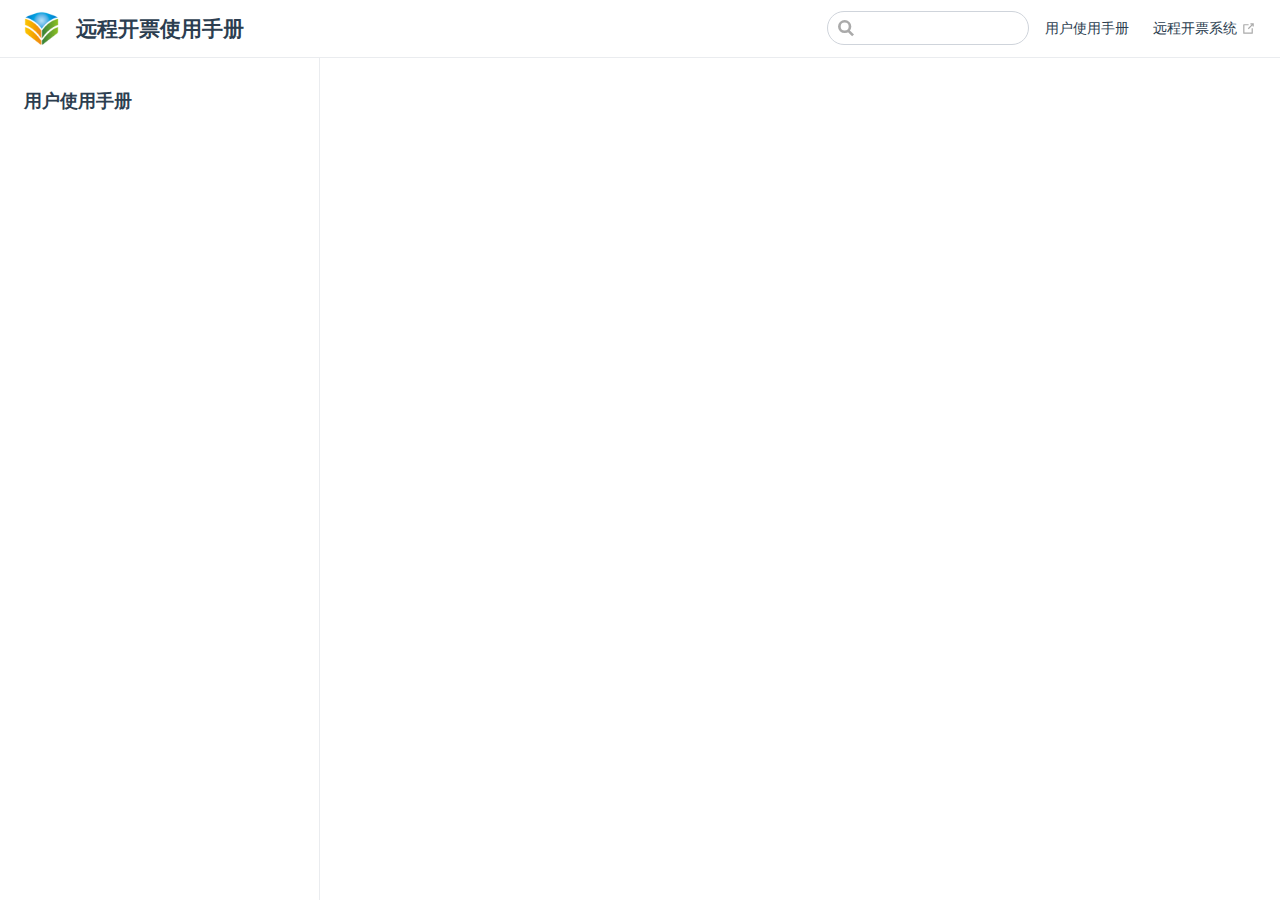
<file: user_manual/four.html>
<!DOCTYPE html>
<html lang="en-US">
  <head>
    <meta charset="utf-8">
    <meta name="viewport" content="width=device-width,initial-scale=1">
    <title>远程开票使用手册</title>
    <meta name="generator" content="VuePress 1.8.2">
    <link rel="icon" href="/logo.png">
    <meta name="description" content="远程开票系统帮助手册">
    
    <link rel="preload" href="/assets/css/0.styles.776e33d7.css" as="style"><link rel="preload" href="/assets/js/app.bd50168f.js" as="script"><link rel="preload" href="/assets/js/2.bb7990dd.js" as="script"><link rel="preload" href="/assets/js/11.bd94d49c.js" as="script"><link rel="prefetch" href="/assets/js/10.c9a6aa47.js"><link rel="prefetch" href="/assets/js/12.cd9e3195.js"><link rel="prefetch" href="/assets/js/13.7463e494.js"><link rel="prefetch" href="/assets/js/14.decfdec2.js"><link rel="prefetch" href="/assets/js/3.f362104f.js"><link rel="prefetch" href="/assets/js/4.23185105.js"><link rel="prefetch" href="/assets/js/5.200cb846.js"><link rel="prefetch" href="/assets/js/6.92d1c9db.js"><link rel="prefetch" href="/assets/js/7.67a04434.js"><link rel="prefetch" href="/assets/js/8.dfec6ff5.js"><link rel="prefetch" href="/assets/js/9.b5b64fff.js">
    <link rel="stylesheet" href="/assets/css/0.styles.776e33d7.css">
  </head>
  <body>
    <div id="app" data-server-rendered="true"><div class="theme-container"><header class="navbar"><div class="sidebar-button"><svg xmlns="http://www.w3.org/2000/svg" aria-hidden="true" role="img" viewBox="0 0 448 512" class="icon"><path fill="currentColor" d="M436 124H12c-6.627 0-12-5.373-12-12V80c0-6.627 5.373-12 12-12h424c6.627 0 12 5.373 12 12v32c0 6.627-5.373 12-12 12zm0 160H12c-6.627 0-12-5.373-12-12v-32c0-6.627 5.373-12 12-12h424c6.627 0 12 5.373 12 12v32c0 6.627-5.373 12-12 12zm0 160H12c-6.627 0-12-5.373-12-12v-32c0-6.627 5.373-12 12-12h424c6.627 0 12 5.373 12 12v32c0 6.627-5.373 12-12 12z"></path></svg></div> <a href="/" class="home-link router-link-active"><img src="/logo.png" alt="远程开票使用手册" class="logo"> <span class="site-name can-hide">远程开票使用手册</span></a> <div class="links"><div class="search-box"><input aria-label="Search" autocomplete="off" spellcheck="false" value=""> <!----></div> <nav class="nav-links can-hide"><div class="nav-item"><a href="/user_manual/user_manual.html" class="nav-link">
  用户使用手册
</a></div><div class="nav-item"><a href="http://ycxd.bxliangyou.com/Home" target="_blank" rel="noopener noreferrer" class="nav-link external">
  远程开票系统
  <span><svg xmlns="http://www.w3.org/2000/svg" aria-hidden="true" focusable="false" x="0px" y="0px" viewBox="0 0 100 100" width="15" height="15" class="icon outbound"><path fill="currentColor" d="M18.8,85.1h56l0,0c2.2,0,4-1.8,4-4v-32h-8v28h-48v-48h28v-8h-32l0,0c-2.2,0-4,1.8-4,4v56C14.8,83.3,16.6,85.1,18.8,85.1z"></path> <polygon fill="currentColor" points="45.7,48.7 51.3,54.3 77.2,28.5 77.2,37.2 85.2,37.2 85.2,14.9 62.8,14.9 62.8,22.9 71.5,22.9"></polygon></svg> <span class="sr-only">(opens new window)</span></span></a></div> <!----></nav></div></header> <div class="sidebar-mask"></div> <aside class="sidebar"><nav class="nav-links"><div class="nav-item"><a href="/user_manual/user_manual.html" class="nav-link">
  用户使用手册
</a></div><div class="nav-item"><a href="http://ycxd.bxliangyou.com/Home" target="_blank" rel="noopener noreferrer" class="nav-link external">
  远程开票系统
  <span><svg xmlns="http://www.w3.org/2000/svg" aria-hidden="true" focusable="false" x="0px" y="0px" viewBox="0 0 100 100" width="15" height="15" class="icon outbound"><path fill="currentColor" d="M18.8,85.1h56l0,0c2.2,0,4-1.8,4-4v-32h-8v28h-48v-48h28v-8h-32l0,0c-2.2,0-4,1.8-4,4v56C14.8,83.3,16.6,85.1,18.8,85.1z"></path> <polygon fill="currentColor" points="45.7,48.7 51.3,54.3 77.2,28.5 77.2,37.2 85.2,37.2 85.2,14.9 62.8,14.9 62.8,22.9 71.5,22.9"></polygon></svg> <span class="sr-only">(opens new window)</span></span></a></div> <!----></nav>  <ul class="sidebar-links"><li><a href="/user_manual.html" class="sidebar-link">用户使用手册</a></li></ul> </aside> <main class="page"> <div class="theme-default-content content__default"></div> <footer class="page-edit"><!----> <!----></footer> <!----> </main></div><div class="global-ui"><!----></div></div>
    <script src="/assets/js/app.bd50168f.js" defer></script><script src="/assets/js/2.bb7990dd.js" defer></script><script src="/assets/js/11.bd94d49c.js" defer></script>
  </body>
</html>
</file>
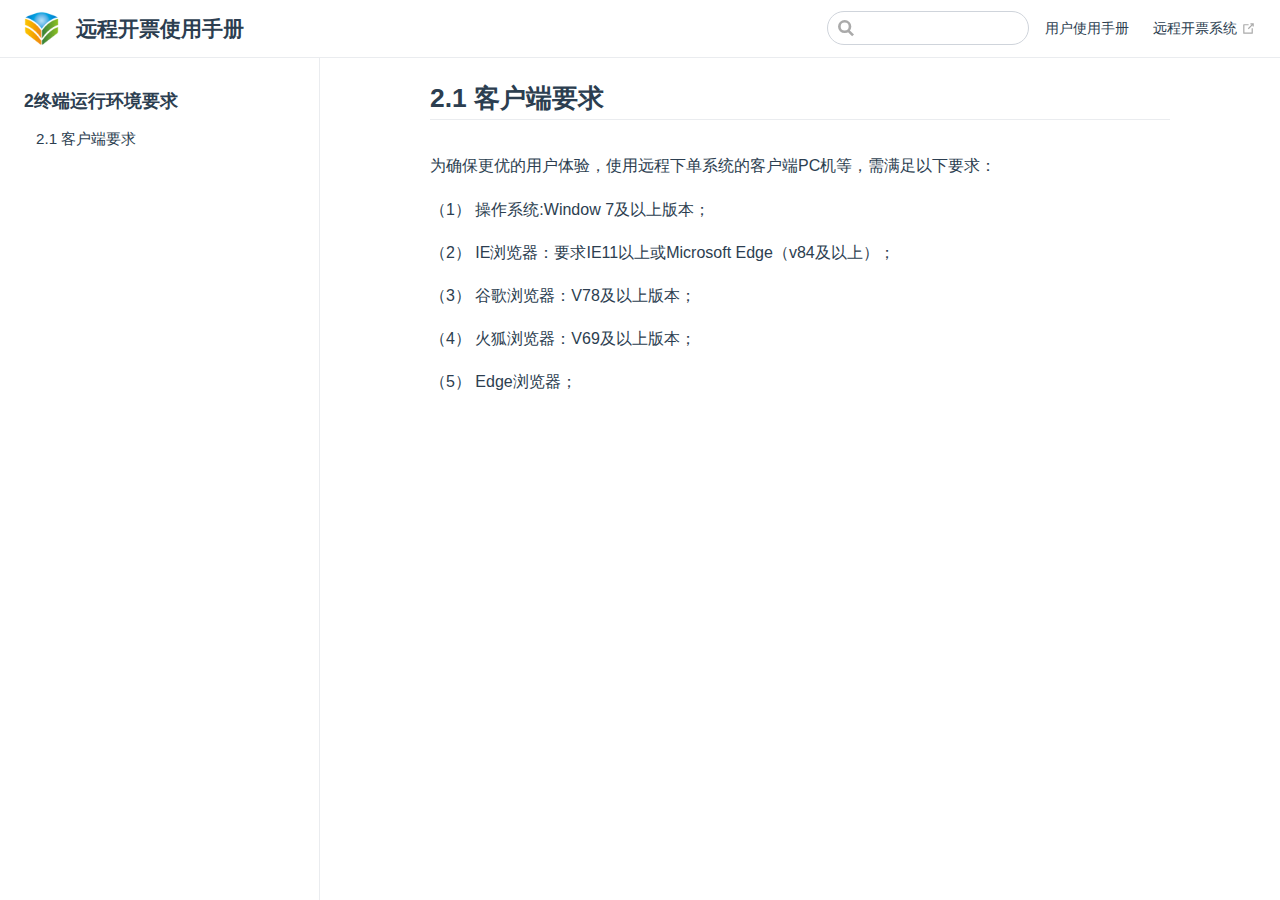
<file: user_manual/one.html>
<!DOCTYPE html>
<html lang="en-US">
  <head>
    <meta charset="utf-8">
    <meta name="viewport" content="width=device-width,initial-scale=1">
    <title>2终端运行环境要求 | 远程开票使用手册</title>
    <meta name="generator" content="VuePress 1.8.2">
    <link rel="icon" href="/logo.png">
    <meta name="description" content="远程开票系统帮助手册">
    
    <link rel="preload" href="/assets/css/0.styles.776e33d7.css" as="style"><link rel="preload" href="/assets/js/app.bd50168f.js" as="script"><link rel="preload" href="/assets/js/2.bb7990dd.js" as="script"><link rel="preload" href="/assets/js/12.cd9e3195.js" as="script"><link rel="prefetch" href="/assets/js/10.c9a6aa47.js"><link rel="prefetch" href="/assets/js/11.bd94d49c.js"><link rel="prefetch" href="/assets/js/13.7463e494.js"><link rel="prefetch" href="/assets/js/14.decfdec2.js"><link rel="prefetch" href="/assets/js/3.f362104f.js"><link rel="prefetch" href="/assets/js/4.23185105.js"><link rel="prefetch" href="/assets/js/5.200cb846.js"><link rel="prefetch" href="/assets/js/6.92d1c9db.js"><link rel="prefetch" href="/assets/js/7.67a04434.js"><link rel="prefetch" href="/assets/js/8.dfec6ff5.js"><link rel="prefetch" href="/assets/js/9.b5b64fff.js">
    <link rel="stylesheet" href="/assets/css/0.styles.776e33d7.css">
  </head>
  <body>
    <div id="app" data-server-rendered="true"><div class="theme-container"><header class="navbar"><div class="sidebar-button"><svg xmlns="http://www.w3.org/2000/svg" aria-hidden="true" role="img" viewBox="0 0 448 512" class="icon"><path fill="currentColor" d="M436 124H12c-6.627 0-12-5.373-12-12V80c0-6.627 5.373-12 12-12h424c6.627 0 12 5.373 12 12v32c0 6.627-5.373 12-12 12zm0 160H12c-6.627 0-12-5.373-12-12v-32c0-6.627 5.373-12 12-12h424c6.627 0 12 5.373 12 12v32c0 6.627-5.373 12-12 12zm0 160H12c-6.627 0-12-5.373-12-12v-32c0-6.627 5.373-12 12-12h424c6.627 0 12 5.373 12 12v32c0 6.627-5.373 12-12 12z"></path></svg></div> <a href="/" class="home-link router-link-active"><img src="/logo.png" alt="远程开票使用手册" class="logo"> <span class="site-name can-hide">远程开票使用手册</span></a> <div class="links"><div class="search-box"><input aria-label="Search" autocomplete="off" spellcheck="false" value=""> <!----></div> <nav class="nav-links can-hide"><div class="nav-item"><a href="/user_manual/user_manual.html" class="nav-link">
  用户使用手册
</a></div><div class="nav-item"><a href="http://ycxd.bxliangyou.com/Home" target="_blank" rel="noopener noreferrer" class="nav-link external">
  远程开票系统
  <span><svg xmlns="http://www.w3.org/2000/svg" aria-hidden="true" focusable="false" x="0px" y="0px" viewBox="0 0 100 100" width="15" height="15" class="icon outbound"><path fill="currentColor" d="M18.8,85.1h56l0,0c2.2,0,4-1.8,4-4v-32h-8v28h-48v-48h28v-8h-32l0,0c-2.2,0-4,1.8-4,4v56C14.8,83.3,16.6,85.1,18.8,85.1z"></path> <polygon fill="currentColor" points="45.7,48.7 51.3,54.3 77.2,28.5 77.2,37.2 85.2,37.2 85.2,14.9 62.8,14.9 62.8,22.9 71.5,22.9"></polygon></svg> <span class="sr-only">(opens new window)</span></span></a></div> <!----></nav></div></header> <div class="sidebar-mask"></div> <aside class="sidebar"><nav class="nav-links"><div class="nav-item"><a href="/user_manual/user_manual.html" class="nav-link">
  用户使用手册
</a></div><div class="nav-item"><a href="http://ycxd.bxliangyou.com/Home" target="_blank" rel="noopener noreferrer" class="nav-link external">
  远程开票系统
  <span><svg xmlns="http://www.w3.org/2000/svg" aria-hidden="true" focusable="false" x="0px" y="0px" viewBox="0 0 100 100" width="15" height="15" class="icon outbound"><path fill="currentColor" d="M18.8,85.1h56l0,0c2.2,0,4-1.8,4-4v-32h-8v28h-48v-48h28v-8h-32l0,0c-2.2,0-4,1.8-4,4v56C14.8,83.3,16.6,85.1,18.8,85.1z"></path> <polygon fill="currentColor" points="45.7,48.7 51.3,54.3 77.2,28.5 77.2,37.2 85.2,37.2 85.2,14.9 62.8,14.9 62.8,22.9 71.5,22.9"></polygon></svg> <span class="sr-only">(opens new window)</span></span></a></div> <!----></nav>  <ul class="sidebar-links"><li><section class="sidebar-group depth-0"><p class="sidebar-heading open"><span>2终端运行环境要求</span> <!----></p> <ul class="sidebar-links sidebar-group-items"><li><a href="/user_manual/one.html#_2-1-客户端要求" class="sidebar-link">2.1 客户端要求</a><ul class="sidebar-sub-headers"></ul></li></ul></section></li></ul> </aside> <main class="page"> <div class="theme-default-content content__default"><h2 id="_2-1-客户端要求"><a href="#_2-1-客户端要求" class="header-anchor">#</a> 2.1 客户端要求</h2> <p>为确保更优的用户体验，使用远程下单系统的客户端PC机等，需满足以下要求：</p> <p>（1）	操作系统:Window 7及以上版本；</p> <p>（2）	IE浏览器：要求IE11以上或Microsoft Edge（v84及以上）；</p> <p>（3）	谷歌浏览器：V78及以上版本；</p> <p>（4）	火狐浏览器：V69及以上版本；</p> <p>（5）	Edge浏览器；</p></div> <footer class="page-edit"><!----> <!----></footer> <!----> </main></div><div class="global-ui"><!----></div></div>
    <script src="/assets/js/app.bd50168f.js" defer></script><script src="/assets/js/2.bb7990dd.js" defer></script><script src="/assets/js/12.cd9e3195.js" defer></script>
  </body>
</html>
</file>
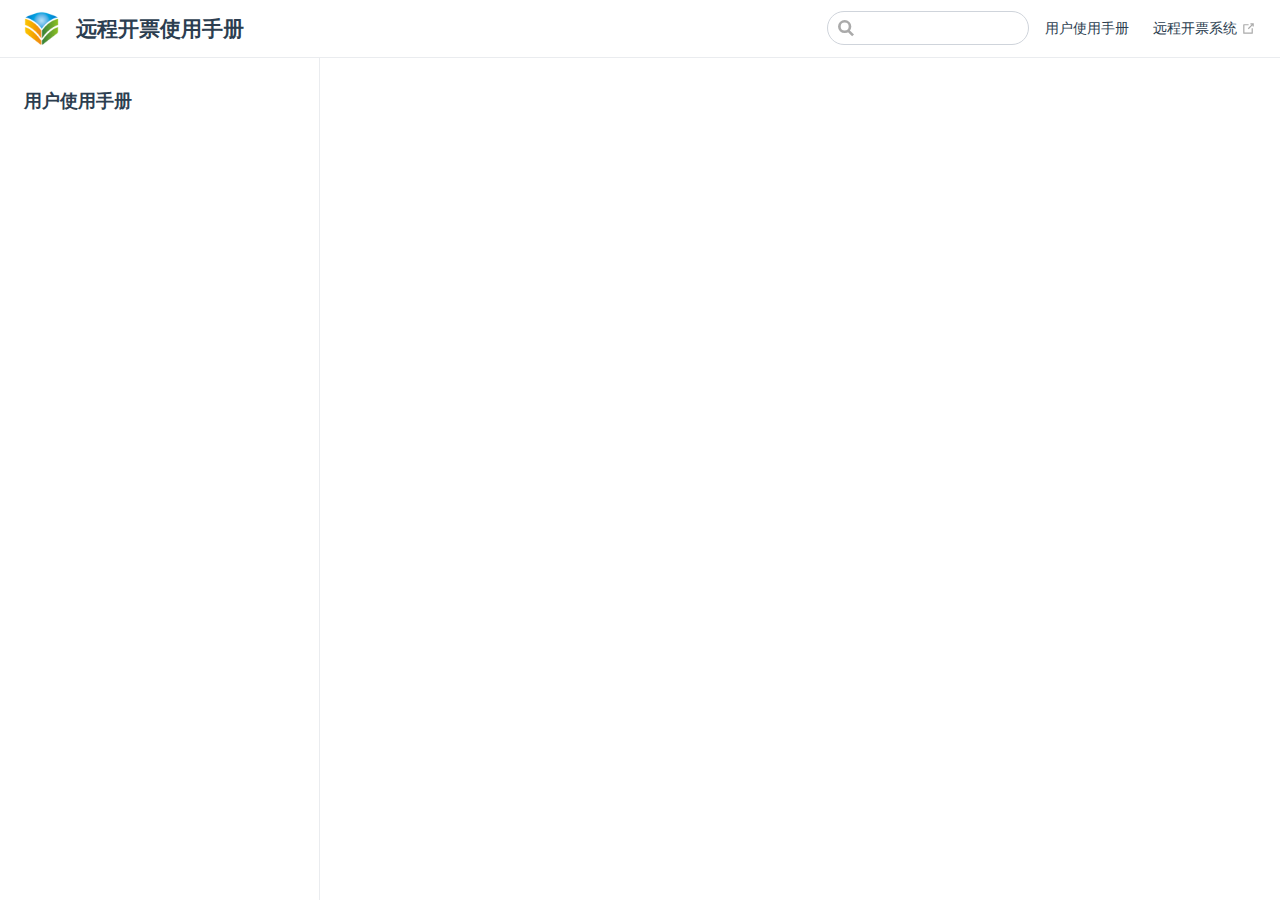
<file: user_manual/three.html>
<!DOCTYPE html>
<html lang="en-US">
  <head>
    <meta charset="utf-8">
    <meta name="viewport" content="width=device-width,initial-scale=1">
    <title>远程开票使用手册</title>
    <meta name="generator" content="VuePress 1.8.2">
    <link rel="icon" href="/logo.png">
    <meta name="description" content="远程开票系统帮助手册">
    
    <link rel="preload" href="/assets/css/0.styles.776e33d7.css" as="style"><link rel="preload" href="/assets/js/app.bd50168f.js" as="script"><link rel="preload" href="/assets/js/2.bb7990dd.js" as="script"><link rel="preload" href="/assets/js/13.7463e494.js" as="script"><link rel="prefetch" href="/assets/js/10.c9a6aa47.js"><link rel="prefetch" href="/assets/js/11.bd94d49c.js"><link rel="prefetch" href="/assets/js/12.cd9e3195.js"><link rel="prefetch" href="/assets/js/14.decfdec2.js"><link rel="prefetch" href="/assets/js/3.f362104f.js"><link rel="prefetch" href="/assets/js/4.23185105.js"><link rel="prefetch" href="/assets/js/5.200cb846.js"><link rel="prefetch" href="/assets/js/6.92d1c9db.js"><link rel="prefetch" href="/assets/js/7.67a04434.js"><link rel="prefetch" href="/assets/js/8.dfec6ff5.js"><link rel="prefetch" href="/assets/js/9.b5b64fff.js">
    <link rel="stylesheet" href="/assets/css/0.styles.776e33d7.css">
  </head>
  <body>
    <div id="app" data-server-rendered="true"><div class="theme-container"><header class="navbar"><div class="sidebar-button"><svg xmlns="http://www.w3.org/2000/svg" aria-hidden="true" role="img" viewBox="0 0 448 512" class="icon"><path fill="currentColor" d="M436 124H12c-6.627 0-12-5.373-12-12V80c0-6.627 5.373-12 12-12h424c6.627 0 12 5.373 12 12v32c0 6.627-5.373 12-12 12zm0 160H12c-6.627 0-12-5.373-12-12v-32c0-6.627 5.373-12 12-12h424c6.627 0 12 5.373 12 12v32c0 6.627-5.373 12-12 12zm0 160H12c-6.627 0-12-5.373-12-12v-32c0-6.627 5.373-12 12-12h424c6.627 0 12 5.373 12 12v32c0 6.627-5.373 12-12 12z"></path></svg></div> <a href="/" class="home-link router-link-active"><img src="/logo.png" alt="远程开票使用手册" class="logo"> <span class="site-name can-hide">远程开票使用手册</span></a> <div class="links"><div class="search-box"><input aria-label="Search" autocomplete="off" spellcheck="false" value=""> <!----></div> <nav class="nav-links can-hide"><div class="nav-item"><a href="/user_manual/user_manual.html" class="nav-link">
  用户使用手册
</a></div><div class="nav-item"><a href="http://ycxd.bxliangyou.com/Home" target="_blank" rel="noopener noreferrer" class="nav-link external">
  远程开票系统
  <span><svg xmlns="http://www.w3.org/2000/svg" aria-hidden="true" focusable="false" x="0px" y="0px" viewBox="0 0 100 100" width="15" height="15" class="icon outbound"><path fill="currentColor" d="M18.8,85.1h56l0,0c2.2,0,4-1.8,4-4v-32h-8v28h-48v-48h28v-8h-32l0,0c-2.2,0-4,1.8-4,4v56C14.8,83.3,16.6,85.1,18.8,85.1z"></path> <polygon fill="currentColor" points="45.7,48.7 51.3,54.3 77.2,28.5 77.2,37.2 85.2,37.2 85.2,14.9 62.8,14.9 62.8,22.9 71.5,22.9"></polygon></svg> <span class="sr-only">(opens new window)</span></span></a></div> <!----></nav></div></header> <div class="sidebar-mask"></div> <aside class="sidebar"><nav class="nav-links"><div class="nav-item"><a href="/user_manual/user_manual.html" class="nav-link">
  用户使用手册
</a></div><div class="nav-item"><a href="http://ycxd.bxliangyou.com/Home" target="_blank" rel="noopener noreferrer" class="nav-link external">
  远程开票系统
  <span><svg xmlns="http://www.w3.org/2000/svg" aria-hidden="true" focusable="false" x="0px" y="0px" viewBox="0 0 100 100" width="15" height="15" class="icon outbound"><path fill="currentColor" d="M18.8,85.1h56l0,0c2.2,0,4-1.8,4-4v-32h-8v28h-48v-48h28v-8h-32l0,0c-2.2,0-4,1.8-4,4v56C14.8,83.3,16.6,85.1,18.8,85.1z"></path> <polygon fill="currentColor" points="45.7,48.7 51.3,54.3 77.2,28.5 77.2,37.2 85.2,37.2 85.2,14.9 62.8,14.9 62.8,22.9 71.5,22.9"></polygon></svg> <span class="sr-only">(opens new window)</span></span></a></div> <!----></nav>  <ul class="sidebar-links"><li><a href="/user_manual.html" class="sidebar-link">用户使用手册</a></li></ul> </aside> <main class="page"> <div class="theme-default-content content__default"></div> <footer class="page-edit"><!----> <!----></footer> <!----> </main></div><div class="global-ui"><!----></div></div>
    <script src="/assets/js/app.bd50168f.js" defer></script><script src="/assets/js/2.bb7990dd.js" defer></script><script src="/assets/js/13.7463e494.js" defer></script>
  </body>
</html>
</file>
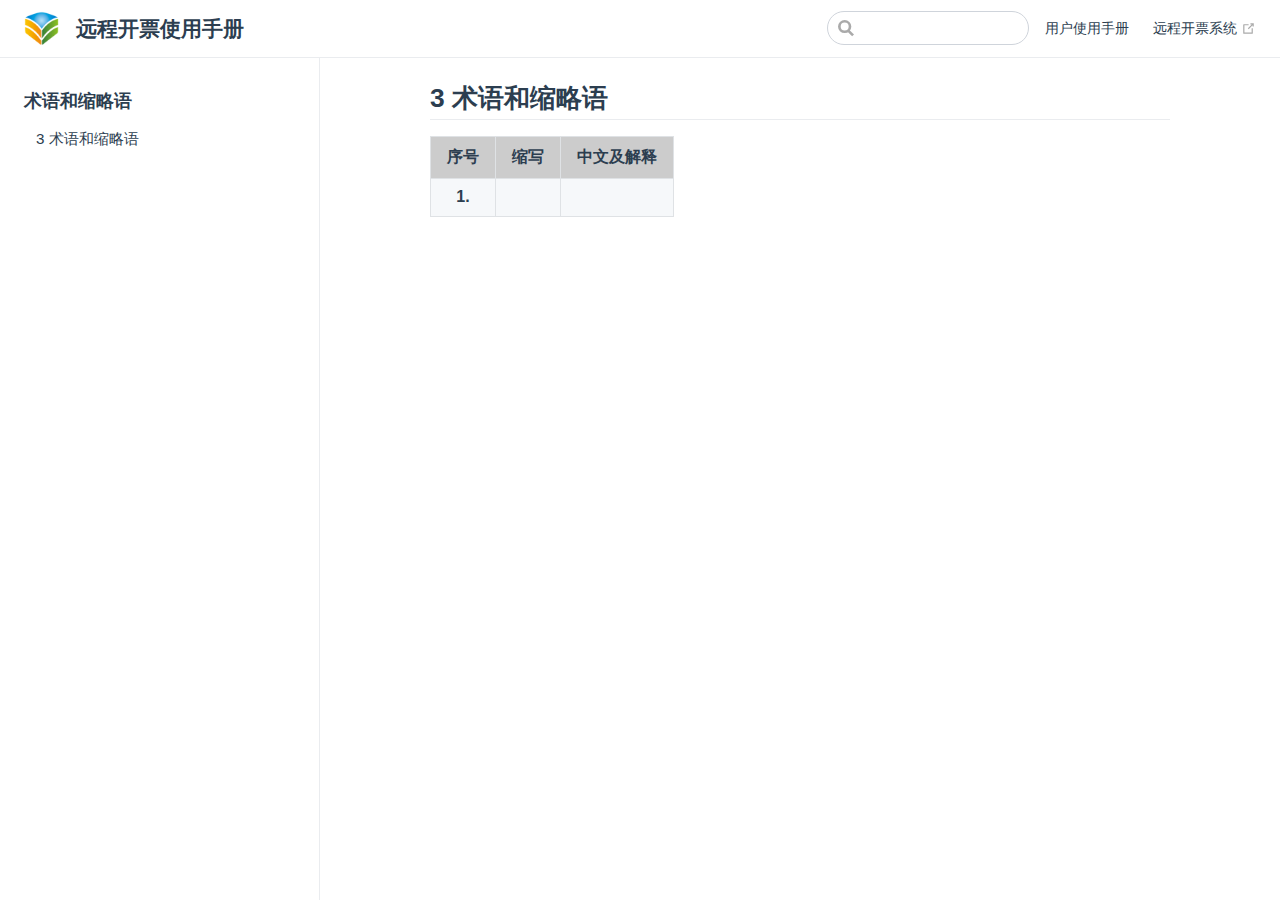
<file: user_manual/two.html>
<!DOCTYPE html>
<html lang="en-US">
  <head>
    <meta charset="utf-8">
    <meta name="viewport" content="width=device-width,initial-scale=1">
    <title>术语和缩略语 | 远程开票使用手册</title>
    <meta name="generator" content="VuePress 1.8.2">
    <link rel="icon" href="/logo.png">
    <meta name="description" content="远程开票系统帮助手册">
    
    <link rel="preload" href="/assets/css/0.styles.776e33d7.css" as="style"><link rel="preload" href="/assets/js/app.bd50168f.js" as="script"><link rel="preload" href="/assets/js/2.bb7990dd.js" as="script"><link rel="preload" href="/assets/js/14.decfdec2.js" as="script"><link rel="prefetch" href="/assets/js/10.c9a6aa47.js"><link rel="prefetch" href="/assets/js/11.bd94d49c.js"><link rel="prefetch" href="/assets/js/12.cd9e3195.js"><link rel="prefetch" href="/assets/js/13.7463e494.js"><link rel="prefetch" href="/assets/js/3.f362104f.js"><link rel="prefetch" href="/assets/js/4.23185105.js"><link rel="prefetch" href="/assets/js/5.200cb846.js"><link rel="prefetch" href="/assets/js/6.92d1c9db.js"><link rel="prefetch" href="/assets/js/7.67a04434.js"><link rel="prefetch" href="/assets/js/8.dfec6ff5.js"><link rel="prefetch" href="/assets/js/9.b5b64fff.js">
    <link rel="stylesheet" href="/assets/css/0.styles.776e33d7.css">
  </head>
  <body>
    <div id="app" data-server-rendered="true"><div class="theme-container"><header class="navbar"><div class="sidebar-button"><svg xmlns="http://www.w3.org/2000/svg" aria-hidden="true" role="img" viewBox="0 0 448 512" class="icon"><path fill="currentColor" d="M436 124H12c-6.627 0-12-5.373-12-12V80c0-6.627 5.373-12 12-12h424c6.627 0 12 5.373 12 12v32c0 6.627-5.373 12-12 12zm0 160H12c-6.627 0-12-5.373-12-12v-32c0-6.627 5.373-12 12-12h424c6.627 0 12 5.373 12 12v32c0 6.627-5.373 12-12 12zm0 160H12c-6.627 0-12-5.373-12-12v-32c0-6.627 5.373-12 12-12h424c6.627 0 12 5.373 12 12v32c0 6.627-5.373 12-12 12z"></path></svg></div> <a href="/" class="home-link router-link-active"><img src="/logo.png" alt="远程开票使用手册" class="logo"> <span class="site-name can-hide">远程开票使用手册</span></a> <div class="links"><div class="search-box"><input aria-label="Search" autocomplete="off" spellcheck="false" value=""> <!----></div> <nav class="nav-links can-hide"><div class="nav-item"><a href="/user_manual/user_manual.html" class="nav-link">
  用户使用手册
</a></div><div class="nav-item"><a href="http://ycxd.bxliangyou.com/Home" target="_blank" rel="noopener noreferrer" class="nav-link external">
  远程开票系统
  <span><svg xmlns="http://www.w3.org/2000/svg" aria-hidden="true" focusable="false" x="0px" y="0px" viewBox="0 0 100 100" width="15" height="15" class="icon outbound"><path fill="currentColor" d="M18.8,85.1h56l0,0c2.2,0,4-1.8,4-4v-32h-8v28h-48v-48h28v-8h-32l0,0c-2.2,0-4,1.8-4,4v56C14.8,83.3,16.6,85.1,18.8,85.1z"></path> <polygon fill="currentColor" points="45.7,48.7 51.3,54.3 77.2,28.5 77.2,37.2 85.2,37.2 85.2,14.9 62.8,14.9 62.8,22.9 71.5,22.9"></polygon></svg> <span class="sr-only">(opens new window)</span></span></a></div> <!----></nav></div></header> <div class="sidebar-mask"></div> <aside class="sidebar"><nav class="nav-links"><div class="nav-item"><a href="/user_manual/user_manual.html" class="nav-link">
  用户使用手册
</a></div><div class="nav-item"><a href="http://ycxd.bxliangyou.com/Home" target="_blank" rel="noopener noreferrer" class="nav-link external">
  远程开票系统
  <span><svg xmlns="http://www.w3.org/2000/svg" aria-hidden="true" focusable="false" x="0px" y="0px" viewBox="0 0 100 100" width="15" height="15" class="icon outbound"><path fill="currentColor" d="M18.8,85.1h56l0,0c2.2,0,4-1.8,4-4v-32h-8v28h-48v-48h28v-8h-32l0,0c-2.2,0-4,1.8-4,4v56C14.8,83.3,16.6,85.1,18.8,85.1z"></path> <polygon fill="currentColor" points="45.7,48.7 51.3,54.3 77.2,28.5 77.2,37.2 85.2,37.2 85.2,14.9 62.8,14.9 62.8,22.9 71.5,22.9"></polygon></svg> <span class="sr-only">(opens new window)</span></span></a></div> <!----></nav>  <ul class="sidebar-links"><li><section class="sidebar-group depth-0"><p class="sidebar-heading open"><span>术语和缩略语</span> <!----></p> <ul class="sidebar-links sidebar-group-items"><li><a href="/user_manual/two.html#_3-术语和缩略语" class="sidebar-link">3  术语和缩略语</a><ul class="sidebar-sub-headers"></ul></li></ul></section></li></ul> </aside> <main class="page"> <div class="theme-default-content content__default"><h2 id="_3-术语和缩略语"><a href="#_3-术语和缩略语" class="header-anchor">#</a> 3  术语和缩略语</h2> <html><table><tr style="background-color:#ccc;"><th>序号</th> <th>缩写</th> <th>中文及解释</th></tr> <tr style="width:100%;"><th>1.</th> <th></th> <th></th></tr></table></html></div> <footer class="page-edit"><!----> <!----></footer> <!----> </main></div><div class="global-ui"><!----></div></div>
    <script src="/assets/js/app.bd50168f.js" defer></script><script src="/assets/js/2.bb7990dd.js" defer></script><script src="/assets/js/14.decfdec2.js" defer></script>
  </body>
</html>
</file>
<file: assets/css/0.styles.776e33d7.css>
.medium-zoom-overlay{z-index:100}.medium-zoom-overlay~img{z-index:101}code[class*=language-],pre[class*=language-]{color:#ccc;background:none;font-family:Consolas,Monaco,Andale Mono,Ubuntu Mono,monospace;font-size:1em;text-align:left;white-space:pre;word-spacing:normal;word-break:normal;word-wrap:normal;line-height:1.5;-moz-tab-size:4;-o-tab-size:4;tab-size:4;-webkit-hyphens:none;-ms-hyphens:none;hyphens:none}pre[class*=language-]{padding:1em;margin:.5em 0;overflow:auto}:not(pre)>code[class*=language-],pre[class*=language-]{background:#2d2d2d}:not(pre)>code[class*=language-]{padding:.1em;border-radius:.3em;white-space:normal}.token.block-comment,.token.cdata,.token.comment,.token.doctype,.token.prolog{color:#999}.token.punctuation{color:#ccc}.token.attr-name,.token.deleted,.token.namespace,.token.tag{color:#e2777a}.token.function-name{color:#6196cc}.token.boolean,.token.function,.token.number{color:#f08d49}.token.class-name,.token.constant,.token.property,.token.symbol{color:#f8c555}.token.atrule,.token.builtin,.token.important,.token.keyword,.token.selector{color:#cc99cd}.token.attr-value,.token.char,.token.regex,.token.string,.token.variable{color:#7ec699}.token.entity,.token.operator,.token.url{color:#67cdcc}.token.bold,.token.important{font-weight:700}.token.italic{font-style:italic}.token.entity{cursor:help}.token.inserted{color:green}.theme-default-content code{color:#476582;padding:.25rem .5rem;margin:0;font-size:.85em;background-color:rgba(27,31,35,.05);border-radius:3px}.theme-default-content code .token.deleted{color:#ec5975}.theme-default-content code .token.inserted{color:#1890ff}.theme-default-content pre,.theme-default-content pre[class*=language-]{line-height:1.4;padding:1.25rem 1.5rem;margin:.85rem 0;background-color:#282c34;border-radius:6px;overflow:auto}.theme-default-content pre[class*=language-] code,.theme-default-content pre code{color:#fff;padding:0;background-color:transparent;border-radius:0}div[class*=language-]{position:relative;background-color:#282c34;border-radius:6px}div[class*=language-] .highlight-lines{-webkit-user-select:none;user-select:none;padding-top:1.3rem;position:absolute;top:0;left:0;width:100%;line-height:1.4}div[class*=language-] .highlight-lines .highlighted{background-color:rgba(0,0,0,.66)}div[class*=language-] pre,div[class*=language-] pre[class*=language-]{background:transparent;position:relative;z-index:1}div[class*=language-]:before{position:absolute;z-index:3;top:.8em;right:1em;font-size:.75rem;color:hsla(0,0%,100%,.4)}div[class*=language-]:not(.line-numbers-mode) .line-numbers-wrapper{display:none}div[class*=language-].line-numbers-mode .highlight-lines .highlighted{position:relative}div[class*=language-].line-numbers-mode .highlight-lines .highlighted:before{content:" ";position:absolute;z-index:3;left:0;top:0;display:block;width:3.5rem;height:100%;background-color:rgba(0,0,0,.66)}div[class*=language-].line-numbers-mode pre{padding-left:4.5rem;vertical-align:middle}div[class*=language-].line-numbers-mode .line-numbers-wrapper{position:absolute;top:0;width:3.5rem;text-align:center;color:hsla(0,0%,100%,.3);padding:1.25rem 0;line-height:1.4}div[class*=language-].line-numbers-mode .line-numbers-wrapper br{-webkit-user-select:none;user-select:none}div[class*=language-].line-numbers-mode .line-numbers-wrapper .line-number{position:relative;z-index:4;-webkit-user-select:none;user-select:none;font-size:.85em}div[class*=language-].line-numbers-mode:after{content:"";position:absolute;z-index:2;top:0;left:0;width:3.5rem;height:100%;border-radius:6px 0 0 6px;border-right:1px solid rgba(0,0,0,.66);background-color:#282c34}div[class~=language-js]:before{content:"js"}div[class~=language-ts]:before{content:"ts"}div[class~=language-html]:before{content:"html"}div[class~=language-md]:before{content:"md"}div[class~=language-vue]:before{content:"vue"}div[class~=language-css]:before{content:"css"}div[class~=language-sass]:before{content:"sass"}div[class~=language-scss]:before{content:"scss"}div[class~=language-less]:before{content:"less"}div[class~=language-stylus]:before{content:"stylus"}div[class~=language-go]:before{content:"go"}div[class~=language-java]:before{content:"java"}div[class~=language-c]:before{content:"c"}div[class~=language-sh]:before{content:"sh"}div[class~=language-yaml]:before{content:"yaml"}div[class~=language-py]:before{content:"py"}div[class~=language-docker]:before{content:"docker"}div[class~=language-dockerfile]:before{content:"dockerfile"}div[class~=language-makefile]:before{content:"makefile"}div[class~=language-javascript]:before{content:"js"}div[class~=language-typescript]:before{content:"ts"}div[class~=language-markup]:before{content:"html"}div[class~=language-markdown]:before{content:"md"}div[class~=language-json]:before{content:"json"}div[class~=language-ruby]:before{content:"rb"}div[class~=language-python]:before{content:"py"}div[class~=language-bash]:before{content:"sh"}div[class~=language-php]:before{content:"php"}.custom-block .custom-block-title{font-weight:600;margin-bottom:-.4rem}.custom-block.danger,.custom-block.tip,.custom-block.warning{padding:.1rem 1.5rem;border-left-width:.5rem;border-left-style:solid;margin:1rem 0}.custom-block.tip{background-color:#f3f5f7;border-color:#42b983}.custom-block.warning{background-color:rgba(255,229,100,.3);border-color:#e7c000;color:#6b5900}.custom-block.warning .custom-block-title{color:#b29400}.custom-block.warning a{color:#2c3e50}.custom-block.danger{background-color:#ffe6e6;border-color:#c00;color:#4d0000}.custom-block.danger .custom-block-title{color:#900}.custom-block.danger a{color:#2c3e50}.custom-block.details{display:block;position:relative;border-radius:2px;margin:1.6em 0;padding:1.6em;background-color:#eee}.custom-block.details h4{margin-top:0}.custom-block.details figure:last-child,.custom-block.details p:last-child{margin-bottom:0;padding-bottom:0}.custom-block.details summary{outline:none;cursor:pointer}.arrow{display:inline-block;width:0;height:0}.arrow.up{border-bottom:6px solid #ccc}.arrow.down,.arrow.up{border-left:4px solid transparent;border-right:4px solid transparent}.arrow.down{border-top:6px solid #ccc}.arrow.right{border-left:6px solid #ccc}.arrow.left,.arrow.right{border-top:4px solid transparent;border-bottom:4px solid transparent}.arrow.left{border-right:6px solid #ccc}.theme-default-content:not(.custom){max-width:740px;margin:0 auto;padding:2rem 2.5rem}@media (max-width:959px){.theme-default-content:not(.custom){padding:2rem}}@media (max-width:419px){.theme-default-content:not(.custom){padding:1.5rem}}.table-of-contents .badge{vertical-align:middle}body,html{padding:0;margin:0;background-color:#fff}body{font-family:-apple-system,BlinkMacSystemFont,Segoe UI,Roboto,Oxygen,Ubuntu,Cantarell,Fira Sans,Droid Sans,Helvetica Neue,sans-serif;-webkit-font-smoothing:antialiased;-moz-osx-font-smoothing:grayscale;font-size:16px;color:#2c3e50}.page{padding-left:20rem}.navbar{z-index:20;right:0;height:3.6rem;background-color:#fff;box-sizing:border-box;border-bottom:1px solid #eaecef}.navbar,.sidebar-mask{position:fixed;top:0;left:0}.sidebar-mask{z-index:9;width:100vw;height:100vh;display:none}.sidebar{font-size:16px;background-color:#fff;width:20rem;position:fixed;z-index:10;margin:0;top:3.6rem;left:0;bottom:0;box-sizing:border-box;border-right:1px solid #eaecef;overflow-y:auto}.theme-default-content:not(.custom)>:first-child{margin-top:3.6rem}.theme-default-content:not(.custom) a:hover{text-decoration:underline}.theme-default-content:not(.custom) p.demo{padding:1rem 1.5rem;border:1px solid #ddd;border-radius:4px}.theme-default-content:not(.custom) img{max-width:100%}.theme-default-content.custom{padding:0;margin:0}.theme-default-content.custom img{max-width:100%}a{font-weight:500;text-decoration:none}a,p a code{color:#1890ff}p a code{font-weight:400}kbd{background:#eee;border:.15rem solid #ddd;border-bottom:.25rem solid #ddd;border-radius:.15rem;padding:0 .15em}blockquote{font-size:1rem;color:#999;border-left:.2rem solid #dfe2e5;margin:1rem 0;padding:.25rem 0 .25rem 1rem}blockquote>p{margin:0}ol,ul{padding-left:1.2em}strong{font-weight:600}h1,h2,h3,h4,h5,h6{font-weight:600;line-height:1.25}.theme-default-content:not(.custom)>h1,.theme-default-content:not(.custom)>h2,.theme-default-content:not(.custom)>h3,.theme-default-content:not(.custom)>h4,.theme-default-content:not(.custom)>h5,.theme-default-content:not(.custom)>h6{margin-top:-3.1rem;padding-top:4.6rem;margin-bottom:0}.theme-default-content:not(.custom)>h1:first-child,.theme-default-content:not(.custom)>h2:first-child,.theme-default-content:not(.custom)>h3:first-child,.theme-default-content:not(.custom)>h4:first-child,.theme-default-content:not(.custom)>h5:first-child,.theme-default-content:not(.custom)>h6:first-child{margin-top:-1.5rem;margin-bottom:1rem}.theme-default-content:not(.custom)>h1:first-child+.custom-block,.theme-default-content:not(.custom)>h1:first-child+p,.theme-default-content:not(.custom)>h1:first-child+pre,.theme-default-content:not(.custom)>h2:first-child+.custom-block,.theme-default-content:not(.custom)>h2:first-child+p,.theme-default-content:not(.custom)>h2:first-child+pre,.theme-default-content:not(.custom)>h3:first-child+.custom-block,.theme-default-content:not(.custom)>h3:first-child+p,.theme-default-content:not(.custom)>h3:first-child+pre,.theme-default-content:not(.custom)>h4:first-child+.custom-block,.theme-default-content:not(.custom)>h4:first-child+p,.theme-default-content:not(.custom)>h4:first-child+pre,.theme-default-content:not(.custom)>h5:first-child+.custom-block,.theme-default-content:not(.custom)>h5:first-child+p,.theme-default-content:not(.custom)>h5:first-child+pre,.theme-default-content:not(.custom)>h6:first-child+.custom-block,.theme-default-content:not(.custom)>h6:first-child+p,.theme-default-content:not(.custom)>h6:first-child+pre{margin-top:2rem}h1:focus .header-anchor,h1:hover .header-anchor,h2:focus .header-anchor,h2:hover .header-anchor,h3:focus .header-anchor,h3:hover .header-anchor,h4:focus .header-anchor,h4:hover .header-anchor,h5:focus .header-anchor,h5:hover .header-anchor,h6:focus .header-anchor,h6:hover .header-anchor{opacity:1}h1{font-size:2.2rem}h2{font-size:1.65rem;padding-bottom:.3rem;border-bottom:1px solid #eaecef}h3{font-size:1.35rem}a.header-anchor{font-size:.85em;float:left;margin-left:-.87em;padding-right:.23em;margin-top:.125em;opacity:0}a.header-anchor:focus,a.header-anchor:hover{text-decoration:none}.line-number,code,kbd{font-family:source-code-pro,Menlo,Monaco,Consolas,Courier New,monospace}ol,p,ul{line-height:1.7}hr{border:0;border-top:1px solid #eaecef}table{border-collapse:collapse;margin:1rem 0;display:block;overflow-x:auto}tr{border-top:1px solid #dfe2e5}tr:nth-child(2n){background-color:#f6f8fa}td,th{border:1px solid #dfe2e5;padding:.6em 1em}.theme-container.sidebar-open .sidebar-mask{display:block}.theme-container.no-navbar .theme-default-content:not(.custom)>h1,.theme-container.no-navbar h2,.theme-container.no-navbar h3,.theme-container.no-navbar h4,.theme-container.no-navbar h5,.theme-container.no-navbar h6{margin-top:1.5rem;padding-top:0}.theme-container.no-navbar .sidebar{top:0}@media (min-width:720px){.theme-container.no-sidebar .sidebar{display:none}.theme-container.no-sidebar .page{padding-left:0}}@media (max-width:959px){.sidebar{font-size:15px;width:16.4rem}.page{padding-left:16.4rem}}@media (max-width:719px){.sidebar{top:0;padding-top:3.6rem;transform:translateX(-100%);transition:transform .2s ease}.page{padding-left:0}.theme-container.sidebar-open .sidebar{transform:translateX(0)}.theme-container.no-navbar .sidebar{padding-top:0}}@media (max-width:419px){h1{font-size:1.9rem}.theme-default-content div[class*=language-]{margin:.85rem -1.5rem;border-radius:0}}.text2index{text-indent:2em}#nprogress{pointer-events:none}#nprogress .bar{background:#1890ff;position:fixed;z-index:1031;top:0;left:0;width:100%;height:2px}#nprogress .peg{display:block;position:absolute;right:0;width:100px;height:100%;box-shadow:0 0 10px #1890ff,0 0 5px #1890ff;opacity:1;transform:rotate(3deg) translateY(-4px)}#nprogress .spinner{display:block;position:fixed;z-index:1031;top:15px;right:15px}#nprogress .spinner-icon{width:18px;height:18px;box-sizing:border-box;border-color:#1890ff transparent transparent #1890ff;border-style:solid;border-width:2px;border-radius:50%;-webkit-animation:nprogress-spinner .4s linear infinite;animation:nprogress-spinner .4s linear infinite}.nprogress-custom-parent{overflow:hidden;position:relative}.nprogress-custom-parent #nprogress .bar,.nprogress-custom-parent #nprogress .spinner{position:absolute}@-webkit-keyframes nprogress-spinner{0%{transform:rotate(0deg)}to{transform:rotate(1turn)}}@keyframes nprogress-spinner{0%{transform:rotate(0deg)}to{transform:rotate(1turn)}}html{scroll-behavior:smooth}.go-to-top[data-v-5fd4ef0c]{cursor:pointer;position:fixed;bottom:2rem;right:2.5rem;width:2rem;color:#1890ff;z-index:1}.go-to-top[data-v-5fd4ef0c]:hover{color:#5db1ff}@media (max-width:959px){.go-to-top[data-v-5fd4ef0c]{display:none}}.fade-enter-active[data-v-5fd4ef0c],.fade-leave-active[data-v-5fd4ef0c]{transition:opacity .3s}.fade-enter[data-v-5fd4ef0c],.fade-leave-to[data-v-5fd4ef0c]{opacity:0}.icon.outbound{color:#aaa;display:inline-block;vertical-align:middle;position:relative;top:-1px}.sr-only{position:absolute;width:1px;height:1px;padding:0;margin:-1px;overflow:hidden;clip:rect(0,0,0,0);white-space:nowrap;border-width:0}.home{padding:3.6rem 2rem 0;max-width:960px;margin:0 auto;display:block}.home .hero{text-align:center}.home .hero img{max-width:100%;max-height:280px;display:block;margin:3rem auto 1.5rem}.home .hero h1{font-size:3rem}.home .hero .action,.home .hero .description,.home .hero h1{margin:1.8rem auto}.home .hero .description{max-width:35rem;font-size:1.6rem;line-height:1.3;color:#6a8bad}.home .hero .action-button{display:inline-block;font-size:1.2rem;color:#fff;background-color:#1890ff;padding:.8rem 1.6rem;border-radius:4px;transition:background-color .1s ease;box-sizing:border-box;border-bottom:1px solid #0082fb}.home .hero .action-button:hover{background-color:#2f9bff}.home .features{border-top:1px solid #eaecef;padding:1.2rem 0;margin-top:2.5rem;display:flex;flex-wrap:wrap;align-items:flex-start;align-content:stretch;justify-content:space-between}.home .feature{flex-grow:1;flex-basis:30%;max-width:30%}.home .feature h2{font-size:1.4rem;font-weight:500;border-bottom:none;padding-bottom:0;color:#3a5169}.home .feature p{color:#4e6e8e}.home .footer{padding:2.5rem;border-top:1px solid #eaecef;text-align:center;color:#4e6e8e}@media (max-width:719px){.home .features{flex-direction:column}.home .feature{max-width:100%;padding:0 2.5rem}}@media (max-width:419px){.home{padding-left:1.5rem;padding-right:1.5rem}.home .hero img{max-height:210px;margin:2rem auto 1.2rem}.home .hero h1{font-size:2rem}.home .hero .action,.home .hero .description,.home .hero h1{margin:1.2rem auto}.home .hero .description{font-size:1.2rem}.home .hero .action-button{font-size:1rem;padding:.6rem 1.2rem}.home .feature h2{font-size:1.25rem}}.search-box{display:inline-block;position:relative;margin-right:1rem}.search-box input{cursor:text;width:10rem;height:2rem;color:#4e6e8e;display:inline-block;border:1px solid #cfd4db;border-radius:2rem;font-size:.9rem;line-height:2rem;padding:0 .5rem 0 2rem;outline:none;transition:all .2s ease;background:#fff url(/assets/img/search.83621669.svg) .6rem .5rem no-repeat;background-size:1rem}.search-box input:focus{cursor:auto;border-color:#1890ff}.search-box .suggestions{background:#fff;width:20rem;position:absolute;top:2rem;border:1px solid #cfd4db;border-radius:6px;padding:.4rem;list-style-type:none}.search-box .suggestions.align-right{right:0}.search-box .suggestion{line-height:1.4;padding:.4rem .6rem;border-radius:4px;cursor:pointer}.search-box .suggestion a{white-space:normal;color:#5d82a6}.search-box .suggestion a .page-title{font-weight:600}.search-box .suggestion a .header{font-size:.9em;margin-left:.25em}.search-box .suggestion.focused{background-color:#f3f4f5}.search-box .suggestion.focused a{color:#1890ff}@media (max-width:959px){.search-box input{cursor:pointer;width:0;border-color:transparent;position:relative}.search-box input:focus{cursor:text;left:0;width:10rem}}@media (-ms-high-contrast:none){.search-box input{height:2rem}}@media (max-width:959px) and (min-width:719px){.search-box .suggestions{left:0}}@media (max-width:719px){.search-box{margin-right:0}.search-box input{left:1rem}.search-box .suggestions{right:0}}@media (max-width:419px){.search-box .suggestions{width:calc(100vw - 4rem)}.search-box input:focus{width:8rem}}.sidebar-button{cursor:pointer;display:none;width:1.25rem;height:1.25rem;position:absolute;padding:.6rem;top:.6rem;left:1rem}.sidebar-button .icon{display:block;width:1.25rem;height:1.25rem}@media (max-width:719px){.sidebar-button{display:block}}.dropdown-enter,.dropdown-leave-to{height:0!important}.dropdown-wrapper{cursor:pointer}.dropdown-wrapper .dropdown-title,.dropdown-wrapper .mobile-dropdown-title{display:block;font-size:.9rem;font-family:inherit;cursor:inherit;padding:inherit;line-height:1.4rem;background:transparent;border:none;font-weight:500;color:#2c3e50}.dropdown-wrapper .dropdown-title:hover,.dropdown-wrapper .mobile-dropdown-title:hover{border-color:transparent}.dropdown-wrapper .dropdown-title .arrow,.dropdown-wrapper .mobile-dropdown-title .arrow{vertical-align:middle;margin-top:-1px;margin-left:.4rem}.dropdown-wrapper .mobile-dropdown-title{display:none;font-weight:600}.dropdown-wrapper .mobile-dropdown-title font-size inherit:hover{color:#1890ff}.dropdown-wrapper .nav-dropdown .dropdown-item{color:inherit;line-height:1.7rem}.dropdown-wrapper .nav-dropdown .dropdown-item h4{margin:.45rem 0 0;border-top:1px solid #eee;padding:1rem 1.5rem .45rem 1.25rem}.dropdown-wrapper .nav-dropdown .dropdown-item .dropdown-subitem-wrapper{padding:0;list-style:none}.dropdown-wrapper .nav-dropdown .dropdown-item .dropdown-subitem-wrapper .dropdown-subitem{font-size:.9em}.dropdown-wrapper .nav-dropdown .dropdown-item a{display:block;line-height:1.7rem;position:relative;border-bottom:none;font-weight:400;margin-bottom:0;padding:0 1.5rem 0 1.25rem}.dropdown-wrapper .nav-dropdown .dropdown-item a.router-link-active,.dropdown-wrapper .nav-dropdown .dropdown-item a:hover{color:#1890ff}.dropdown-wrapper .nav-dropdown .dropdown-item a.router-link-active:after{content:"";width:0;height:0;border-left:5px solid #1890ff;border-top:3px solid transparent;border-bottom:3px solid transparent;position:absolute;top:calc(50% - 2px);left:9px}.dropdown-wrapper .nav-dropdown .dropdown-item:first-child h4{margin-top:0;padding-top:0;border-top:0}@media (max-width:719px){.dropdown-wrapper.open .dropdown-title{margin-bottom:.5rem}.dropdown-wrapper .dropdown-title{display:none}.dropdown-wrapper .mobile-dropdown-title{display:block}.dropdown-wrapper .nav-dropdown{transition:height .1s ease-out;overflow:hidden}.dropdown-wrapper .nav-dropdown .dropdown-item h4{border-top:0;margin-top:0;padding-top:0}.dropdown-wrapper .nav-dropdown .dropdown-item>a,.dropdown-wrapper .nav-dropdown .dropdown-item h4{font-size:15px;line-height:2rem}.dropdown-wrapper .nav-dropdown .dropdown-item .dropdown-subitem{font-size:14px;padding-left:1rem}}@media (min-width:719px){.dropdown-wrapper{height:1.8rem}.dropdown-wrapper.open .nav-dropdown,.dropdown-wrapper:hover .nav-dropdown{display:block!important}.dropdown-wrapper.open:blur{display:none}.dropdown-wrapper .nav-dropdown{display:none;height:auto!important;box-sizing:border-box;max-height:calc(100vh - 2.7rem);overflow-y:auto;position:absolute;top:100%;right:0;background-color:#fff;padding:.6rem 0;border:1px solid;border-color:#ddd #ddd #ccc;text-align:left;border-radius:.25rem;white-space:nowrap;margin:0}}.nav-links{display:inline-block}.nav-links a{line-height:1.4rem;color:inherit}.nav-links a.router-link-active,.nav-links a:hover{color:#1890ff}.nav-links .nav-item{position:relative;display:inline-block;margin-left:1.5rem;line-height:2rem}.nav-links .nav-item:first-child{margin-left:0}.nav-links .repo-link{margin-left:1.5rem}@media (max-width:719px){.nav-links .nav-item,.nav-links .repo-link{margin-left:0}}@media (min-width:719px){.nav-links a.router-link-active,.nav-links a:hover{color:#2c3e50}.nav-item>a:not(.external).router-link-active,.nav-item>a:not(.external):hover{margin-bottom:-2px;border-bottom:2px solid #2a99ff}}.navbar{padding:.7rem 1.5rem;line-height:2.2rem}.navbar a,.navbar img,.navbar span{display:inline-block}.navbar .logo{height:2.2rem;min-width:2.2rem;margin-right:.8rem;vertical-align:top}.navbar .site-name{font-size:1.3rem;font-weight:600;color:#2c3e50;position:relative}.navbar .links{padding-left:1.5rem;box-sizing:border-box;background-color:#fff;white-space:nowrap;font-size:.9rem;position:absolute;right:1.5rem;top:.7rem;display:flex}.navbar .links .search-box{flex:0 0 auto;vertical-align:top}@media (max-width:719px){.navbar{padding-left:4rem}.navbar .can-hide{display:none}.navbar .links{padding-left:1.5rem}.navbar .site-name{width:calc(100vw - 9.4rem);overflow:hidden;white-space:nowrap;text-overflow:ellipsis}}.page-edit{max-width:740px;margin:0 auto;padding:2rem 2.5rem}@media (max-width:959px){.page-edit{padding:2rem}}@media (max-width:419px){.page-edit{padding:1.5rem}}.page-edit{padding-top:1rem;padding-bottom:1rem;overflow:auto}.page-edit .edit-link{display:inline-block}.page-edit .edit-link a{color:#4e6e8e;margin-right:.25rem}.page-edit .last-updated{float:right;font-size:.9em}.page-edit .last-updated .prefix{font-weight:500;color:#4e6e8e}.page-edit .last-updated .time{font-weight:400;color:#767676}@media (max-width:719px){.page-edit .edit-link{margin-bottom:.5rem}.page-edit .last-updated{font-size:.8em;float:none;text-align:left}}.page-nav{max-width:740px;margin:0 auto;padding:2rem 2.5rem}@media (max-width:959px){.page-nav{padding:2rem}}@media (max-width:419px){.page-nav{padding:1.5rem}}.page-nav{padding-top:1rem;padding-bottom:0}.page-nav .inner{min-height:2rem;margin-top:0;border-top:1px solid #eaecef;padding-top:1rem;overflow:auto}.page-nav .next{float:right}.page{padding-bottom:2rem;display:block}.sidebar-group .sidebar-group{padding-left:.5em}.sidebar-group:not(.collapsable) .sidebar-heading:not(.clickable){cursor:auto;color:inherit}.sidebar-group.is-sub-group{padding-left:0}.sidebar-group.is-sub-group>.sidebar-heading{font-size:.95em;line-height:1.4;font-weight:400;padding-left:2rem}.sidebar-group.is-sub-group>.sidebar-heading:not(.clickable){opacity:.5}.sidebar-group.is-sub-group>.sidebar-group-items{padding-left:1rem}.sidebar-group.is-sub-group>.sidebar-group-items>li>.sidebar-link{font-size:.95em;border-left:none}.sidebar-group.depth-2>.sidebar-heading{border-left:none}.sidebar-heading{color:#2c3e50;transition:color .15s ease;cursor:pointer;font-size:1.1em;font-weight:700;padding:.35rem 1.5rem .35rem 1.25rem;width:100%;box-sizing:border-box;margin:0;border-left:.25rem solid transparent}.sidebar-heading.open,.sidebar-heading:hover{color:inherit}.sidebar-heading .arrow{position:relative;top:-.12em;left:.5em}.sidebar-heading.clickable.active{font-weight:600;color:#1890ff;border-left-color:#1890ff}.sidebar-heading.clickable:hover{color:#1890ff}.sidebar-group-items{transition:height .1s ease-out;font-size:.95em;overflow:hidden}.sidebar .sidebar-sub-headers{padding-left:1rem;font-size:.95em}a.sidebar-link{font-size:1em;font-weight:400;display:inline-block;color:#2c3e50;border-left:.25rem solid transparent;padding:.35rem 1rem .35rem 1.25rem;line-height:1.4;width:100%;box-sizing:border-box}a.sidebar-link:hover{color:#1890ff}a.sidebar-link.active{font-weight:600;color:#1890ff;border-left-color:#1890ff}.sidebar-group a.sidebar-link{padding-left:2rem}.sidebar-sub-headers a.sidebar-link{padding-top:.25rem;padding-bottom:.25rem;border-left:none}.sidebar-sub-headers a.sidebar-link.active{font-weight:500}.sidebar ul{padding:0;margin:0;list-style-type:none}.sidebar a{display:inline-block}.sidebar .nav-links{display:none;border-bottom:1px solid #eaecef;padding:.5rem 0 .75rem}.sidebar .nav-links a{font-weight:600}.sidebar .nav-links .nav-item,.sidebar .nav-links .repo-link{display:block;line-height:1.25rem;font-size:1.1em;padding:.5rem 0 .5rem 1.5rem}.sidebar>.sidebar-links{padding:1.5rem 0}.sidebar>.sidebar-links>li>a.sidebar-link{font-size:1.1em;line-height:1.7;font-weight:700}.sidebar>.sidebar-links>li:not(:first-child){margin-top:.75rem}@media (max-width:719px){.sidebar .nav-links{display:block}.sidebar .nav-links .dropdown-wrapper .nav-dropdown .dropdown-item a.router-link-active:after{top:calc(1rem - 2px)}.sidebar>.sidebar-links{padding:1rem 0}}.badge[data-v-15b7b770]{display:inline-block;font-size:14px;height:18px;line-height:18px;border-radius:3px;padding:0 6px;color:#fff}.badge.green[data-v-15b7b770],.badge.tip[data-v-15b7b770],.badge[data-v-15b7b770]{background-color:#42b983}.badge.error[data-v-15b7b770]{background-color:#da5961}.badge.warn[data-v-15b7b770],.badge.warning[data-v-15b7b770],.badge.yellow[data-v-15b7b770]{background-color:#e7c000}.badge+.badge[data-v-15b7b770]{margin-left:5px}.theme-code-block[data-v-759a7d02]{display:none}.theme-code-block__active[data-v-759a7d02]{display:block}.theme-code-block>pre[data-v-759a7d02]{background-color:orange}.theme-code-group__nav[data-v-deefee04]{margin-bottom:-35px;background-color:#282c34;padding-bottom:22px;border-top-left-radius:6px;border-top-right-radius:6px;padding-left:10px;padding-top:10px}.theme-code-group__ul[data-v-deefee04]{margin:auto 0;padding-left:0;display:inline-flex;list-style:none}.theme-code-group__nav-tab[data-v-deefee04]{border:0;padding:5px;cursor:pointer;background-color:transparent;font-size:.85em;line-height:1.4;color:hsla(0,0%,100%,.9);font-weight:600}.theme-code-group__nav-tab-active[data-v-deefee04]{border-bottom:1px solid #42b983}.pre-blank[data-v-deefee04]{color:#42b983}
</file>
